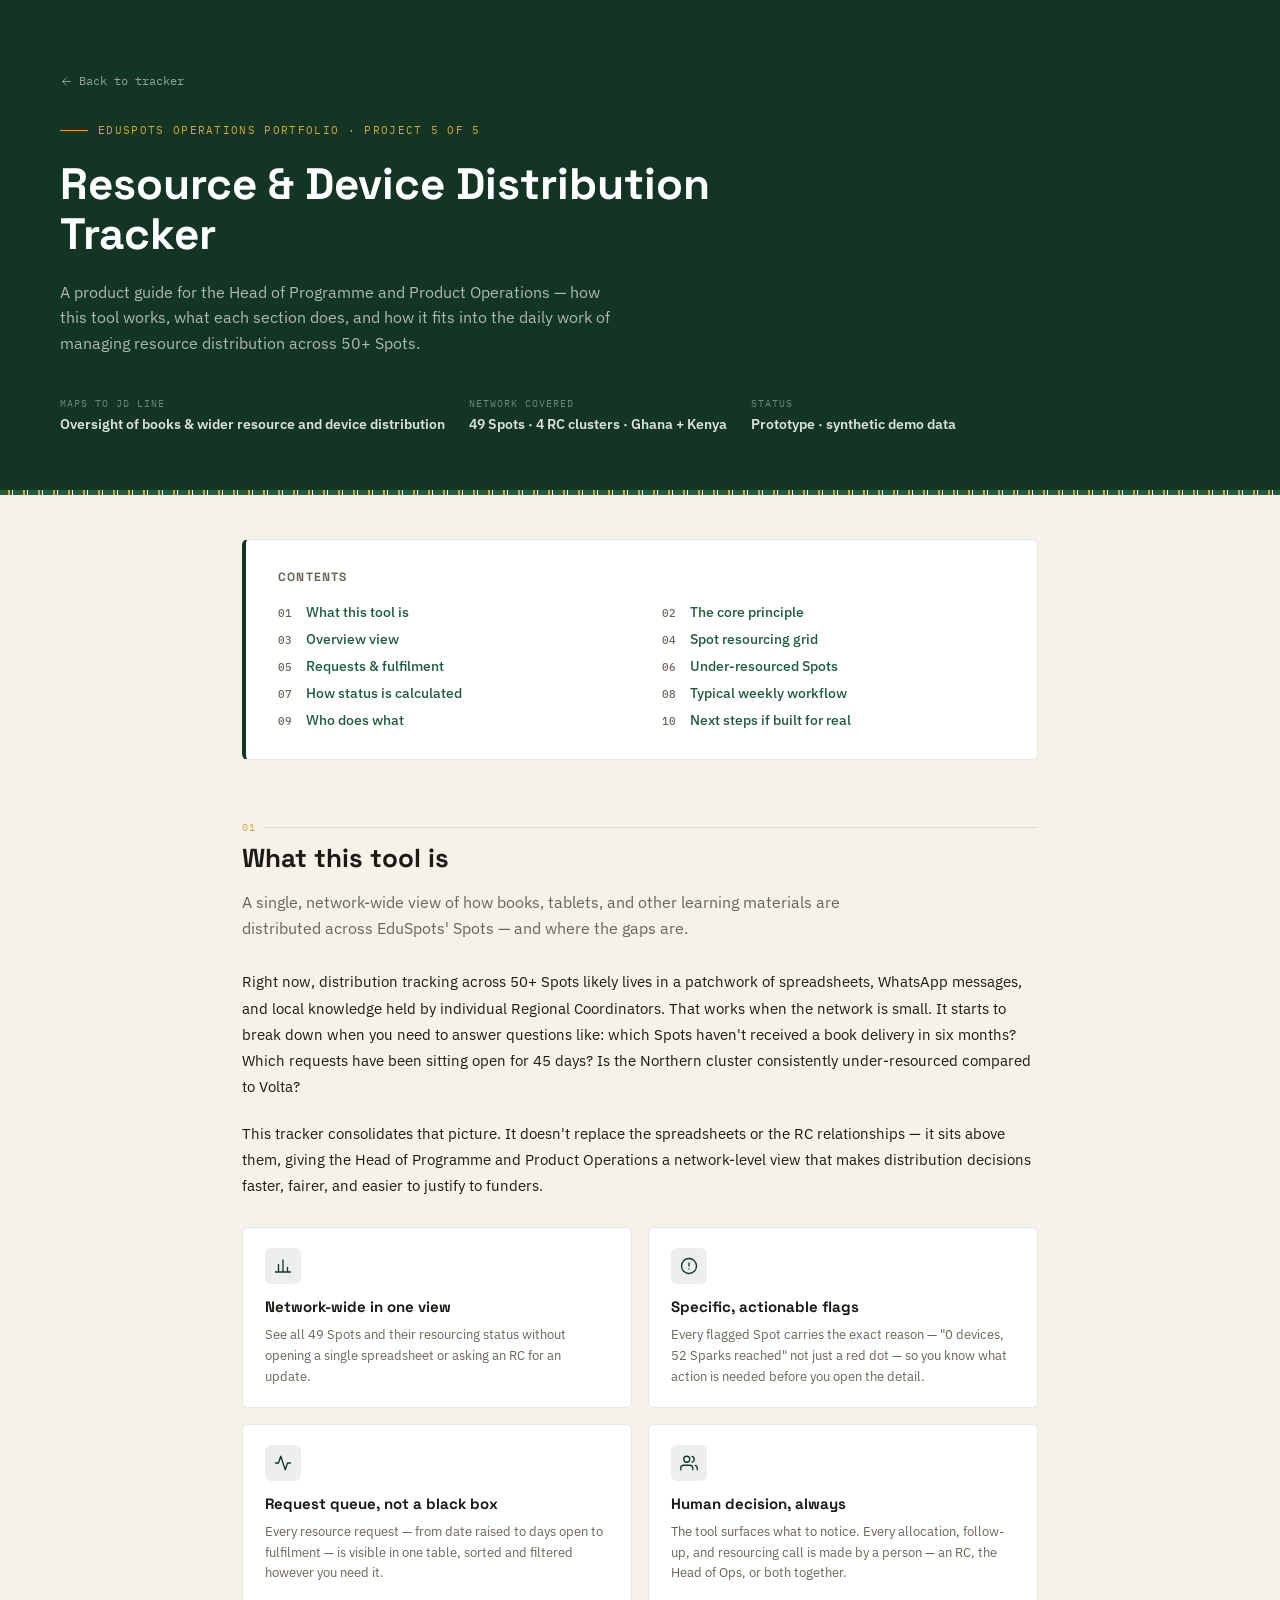
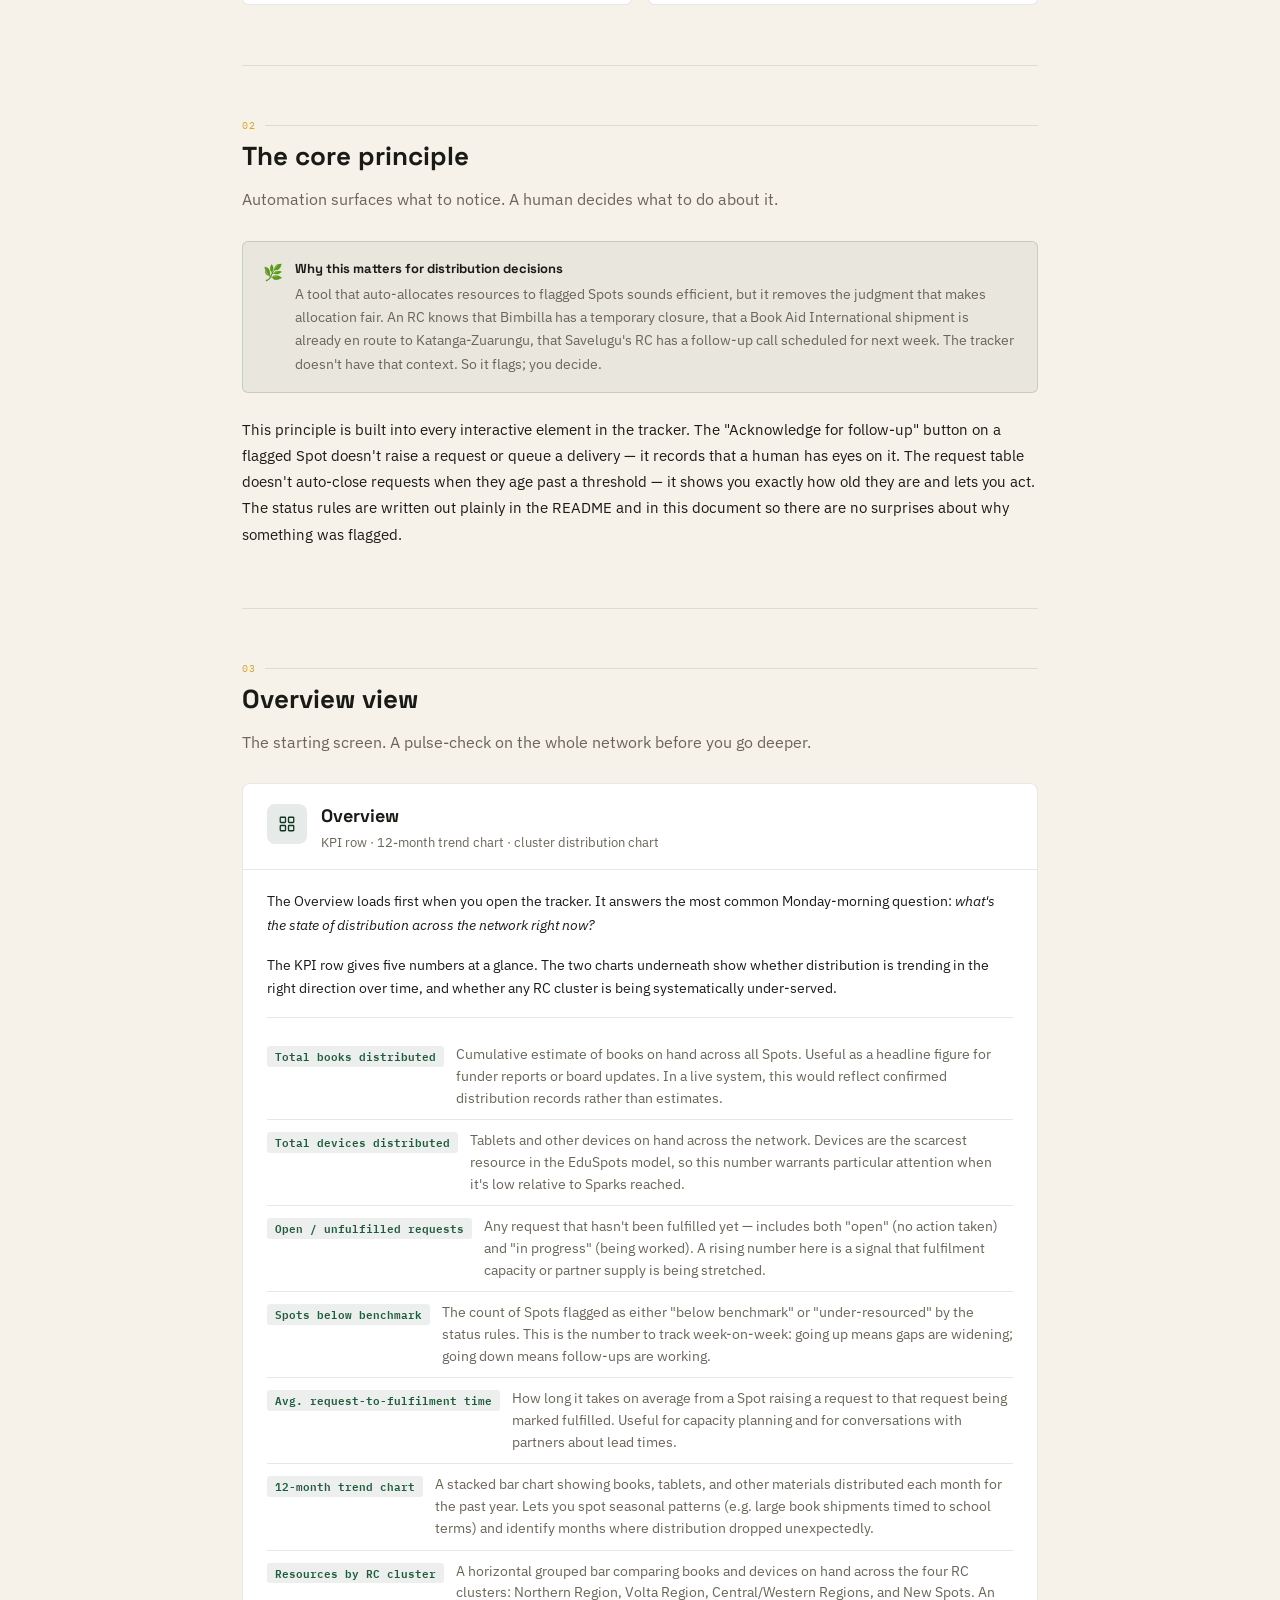
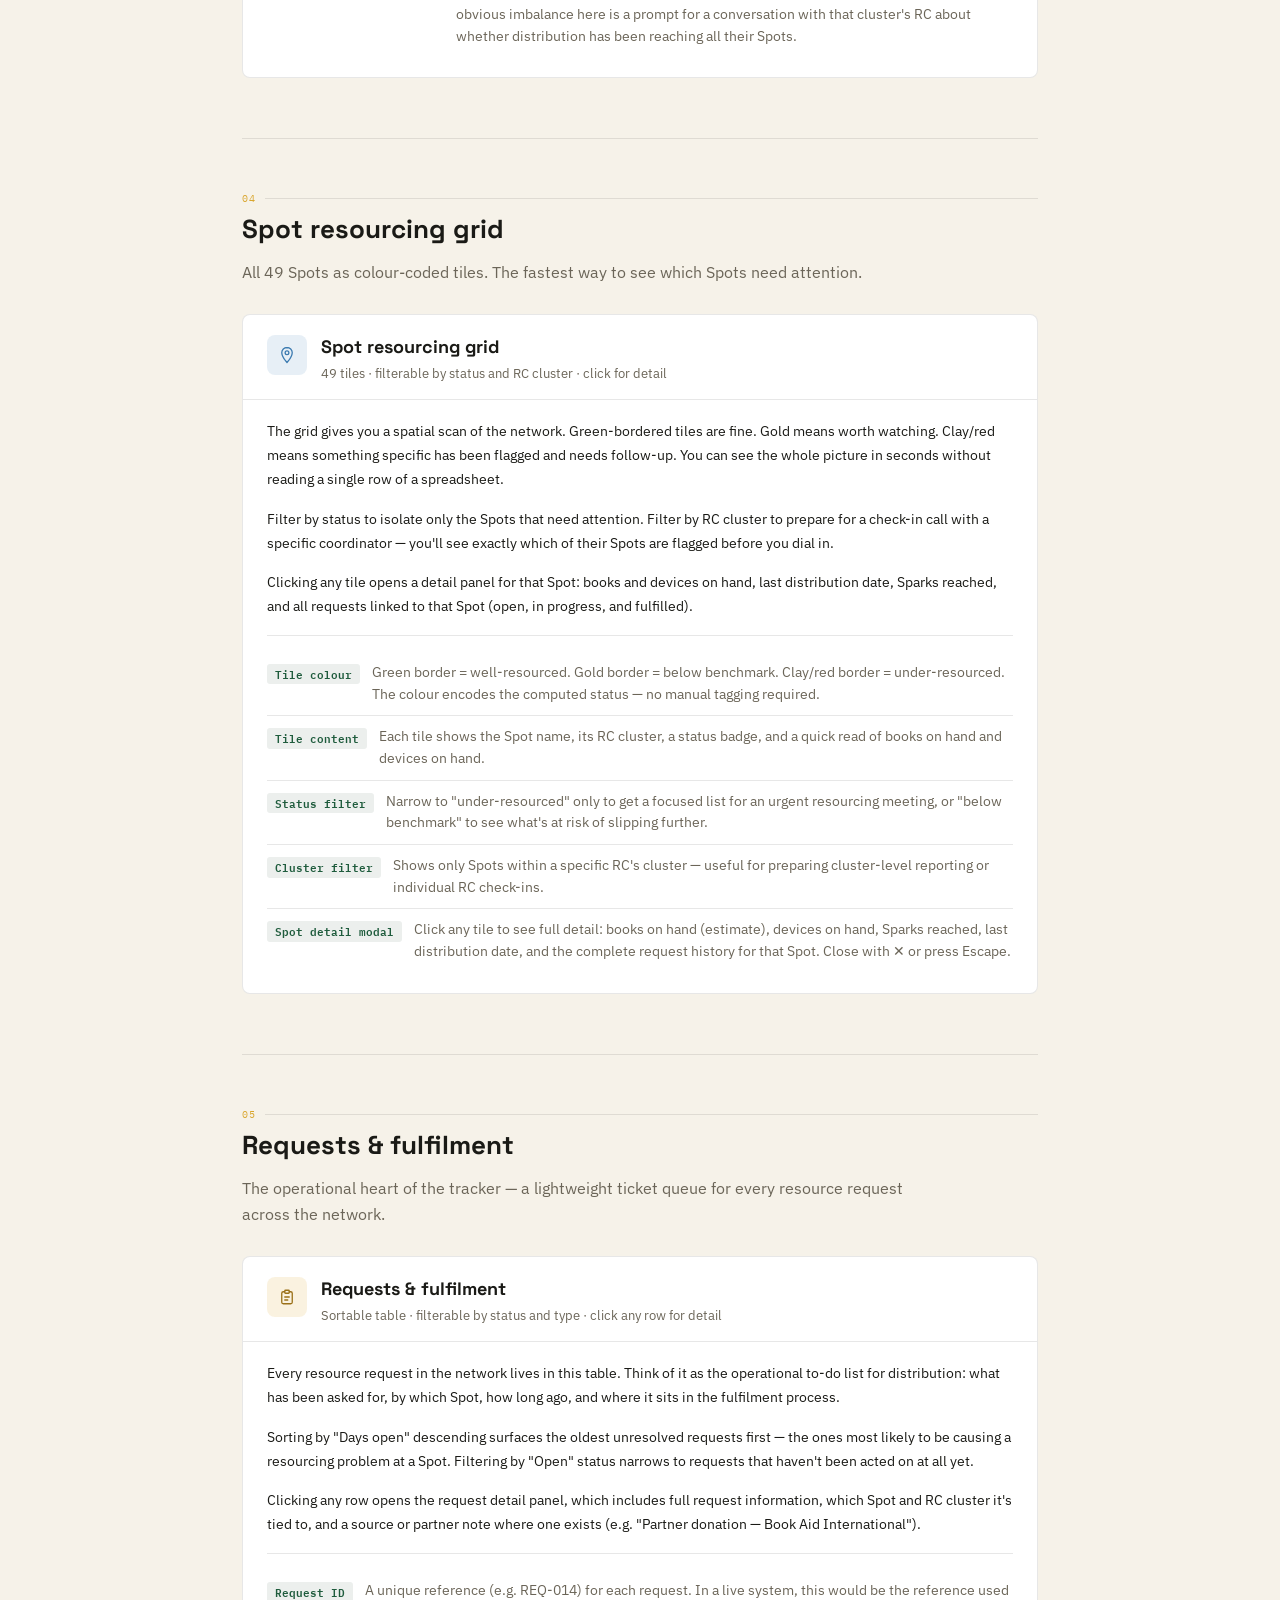
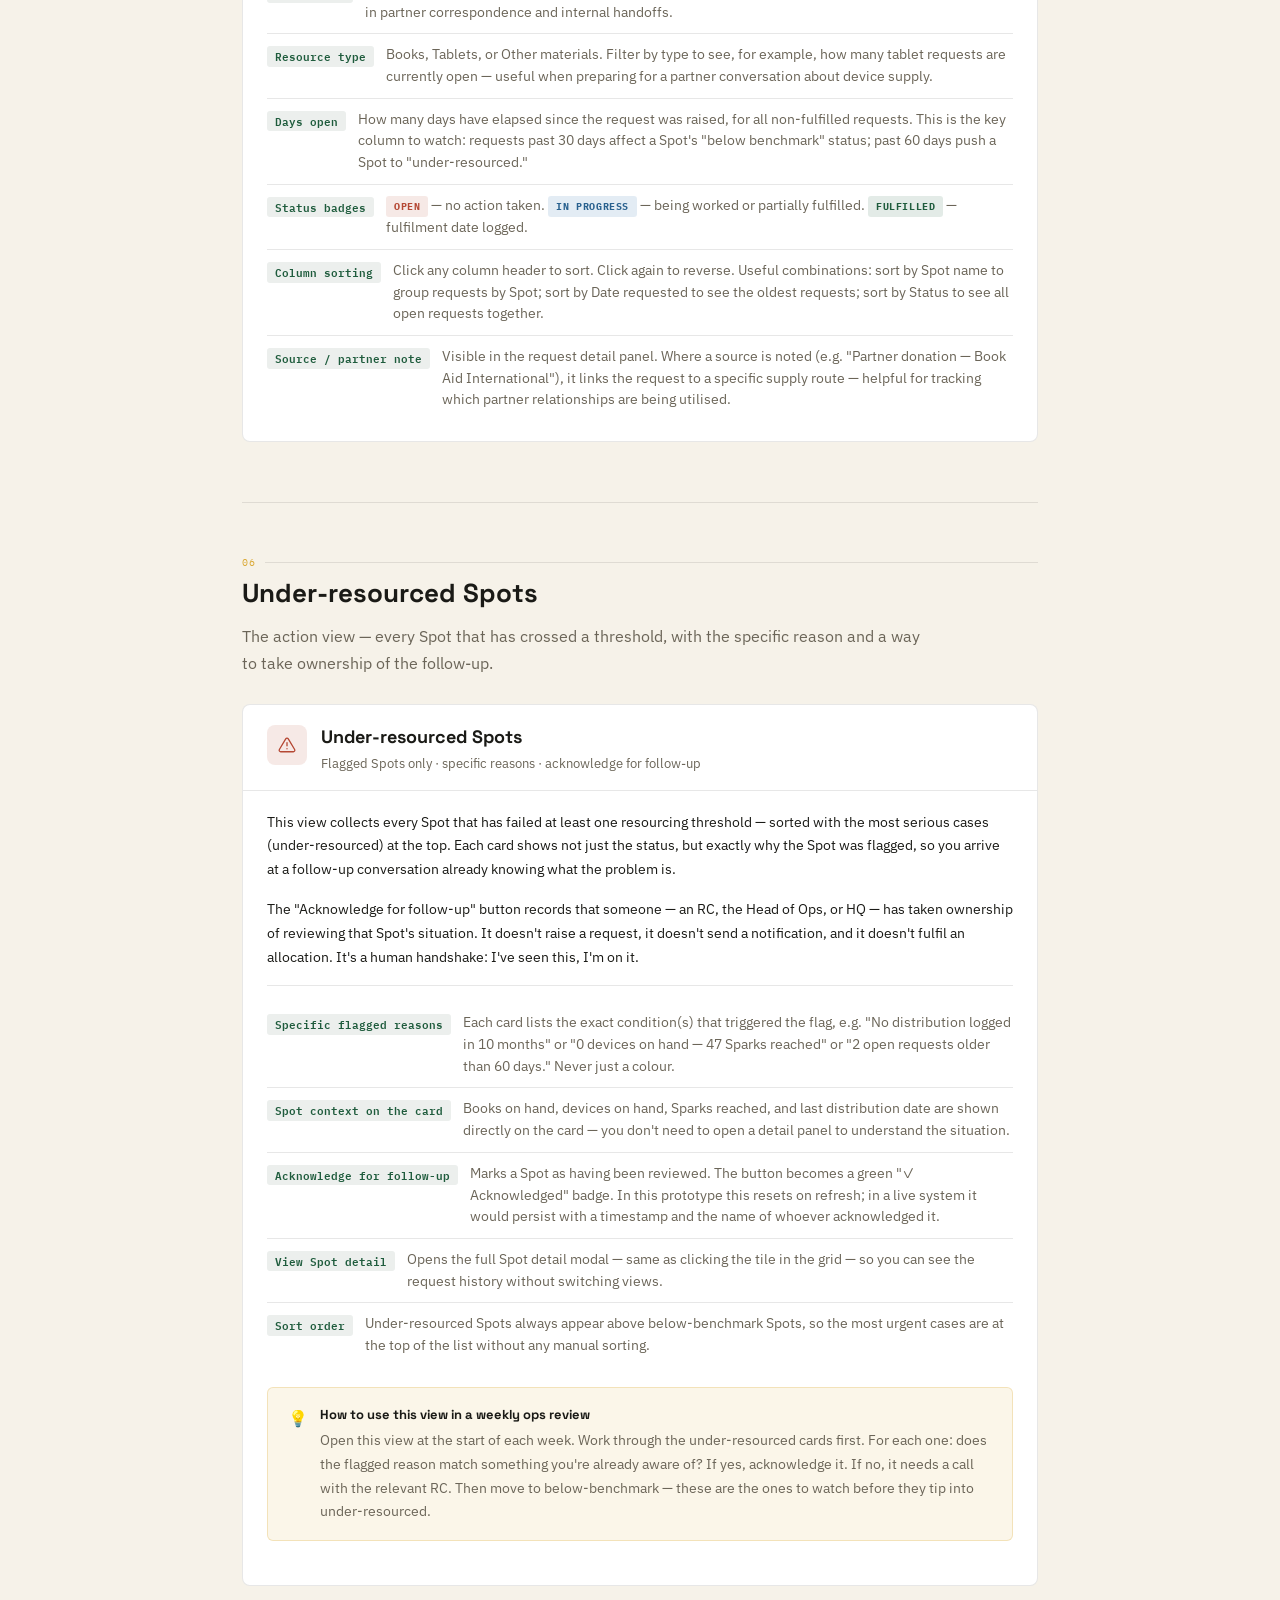
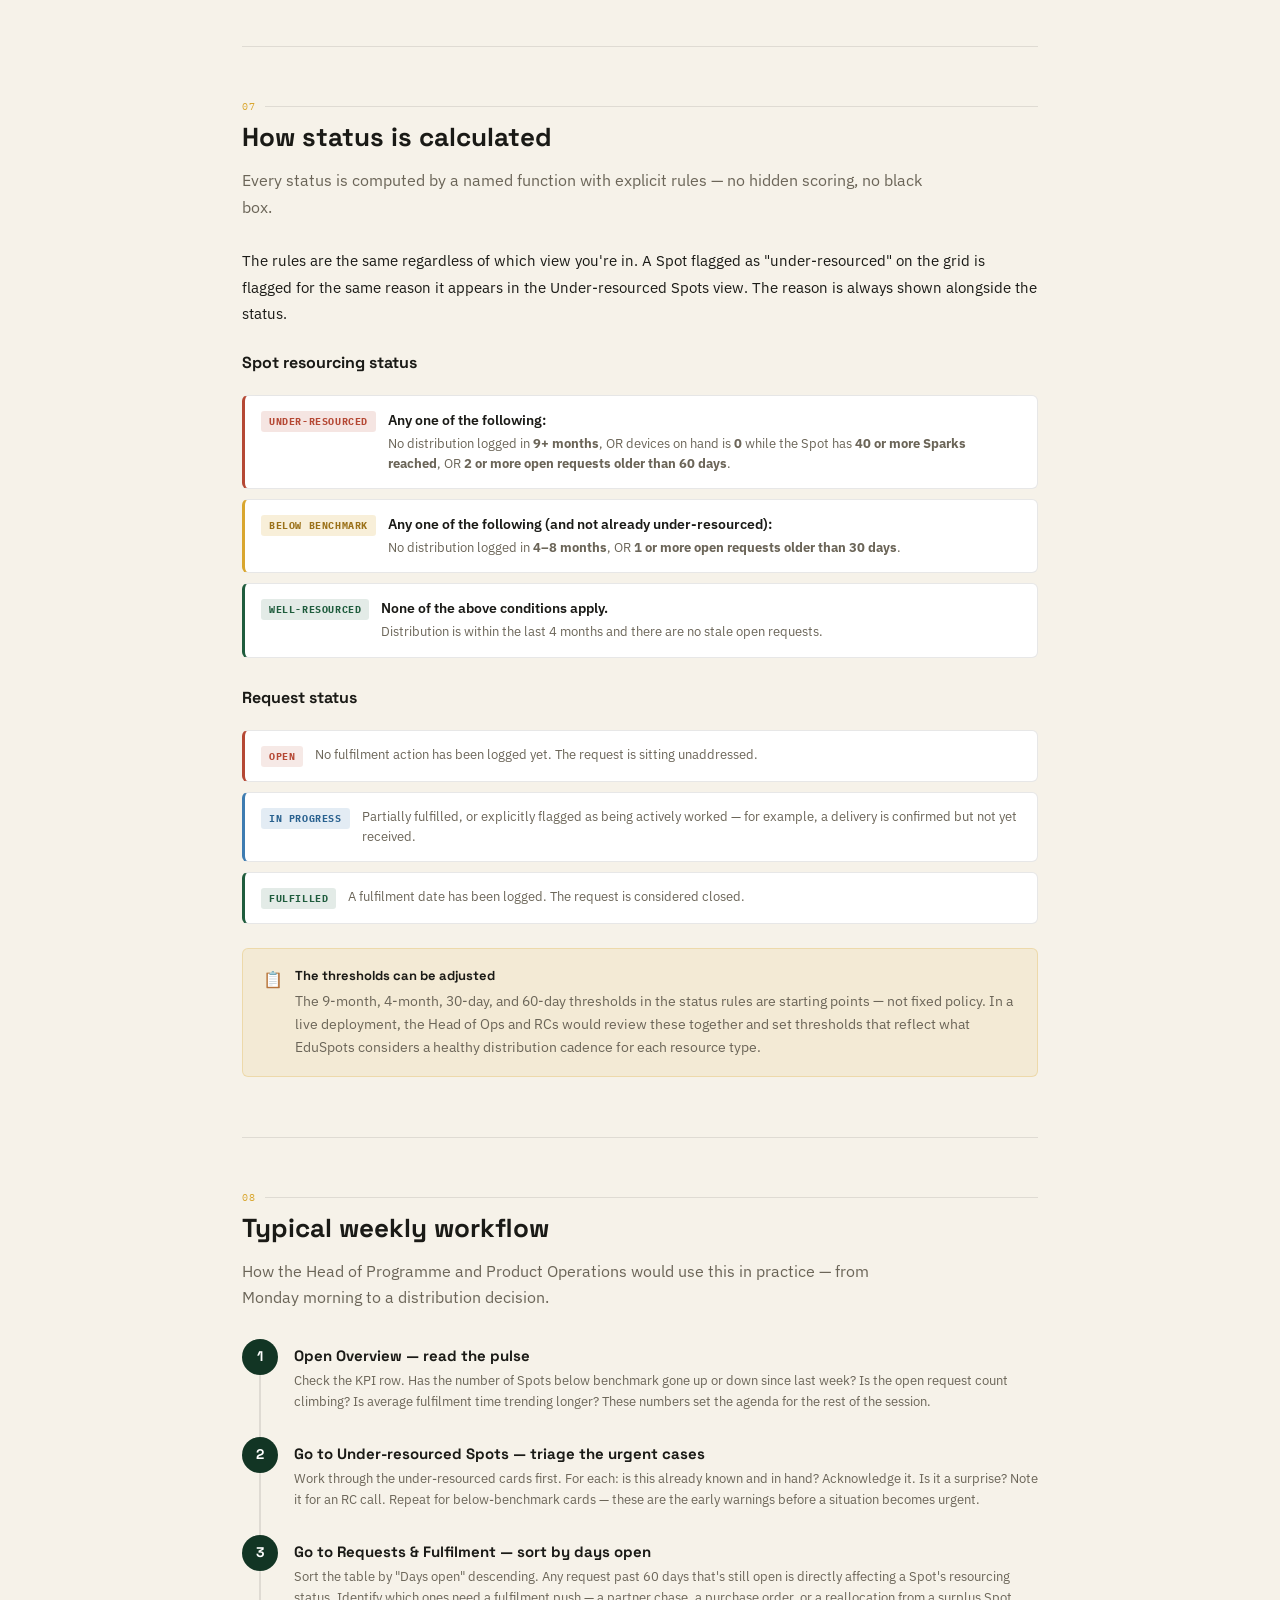
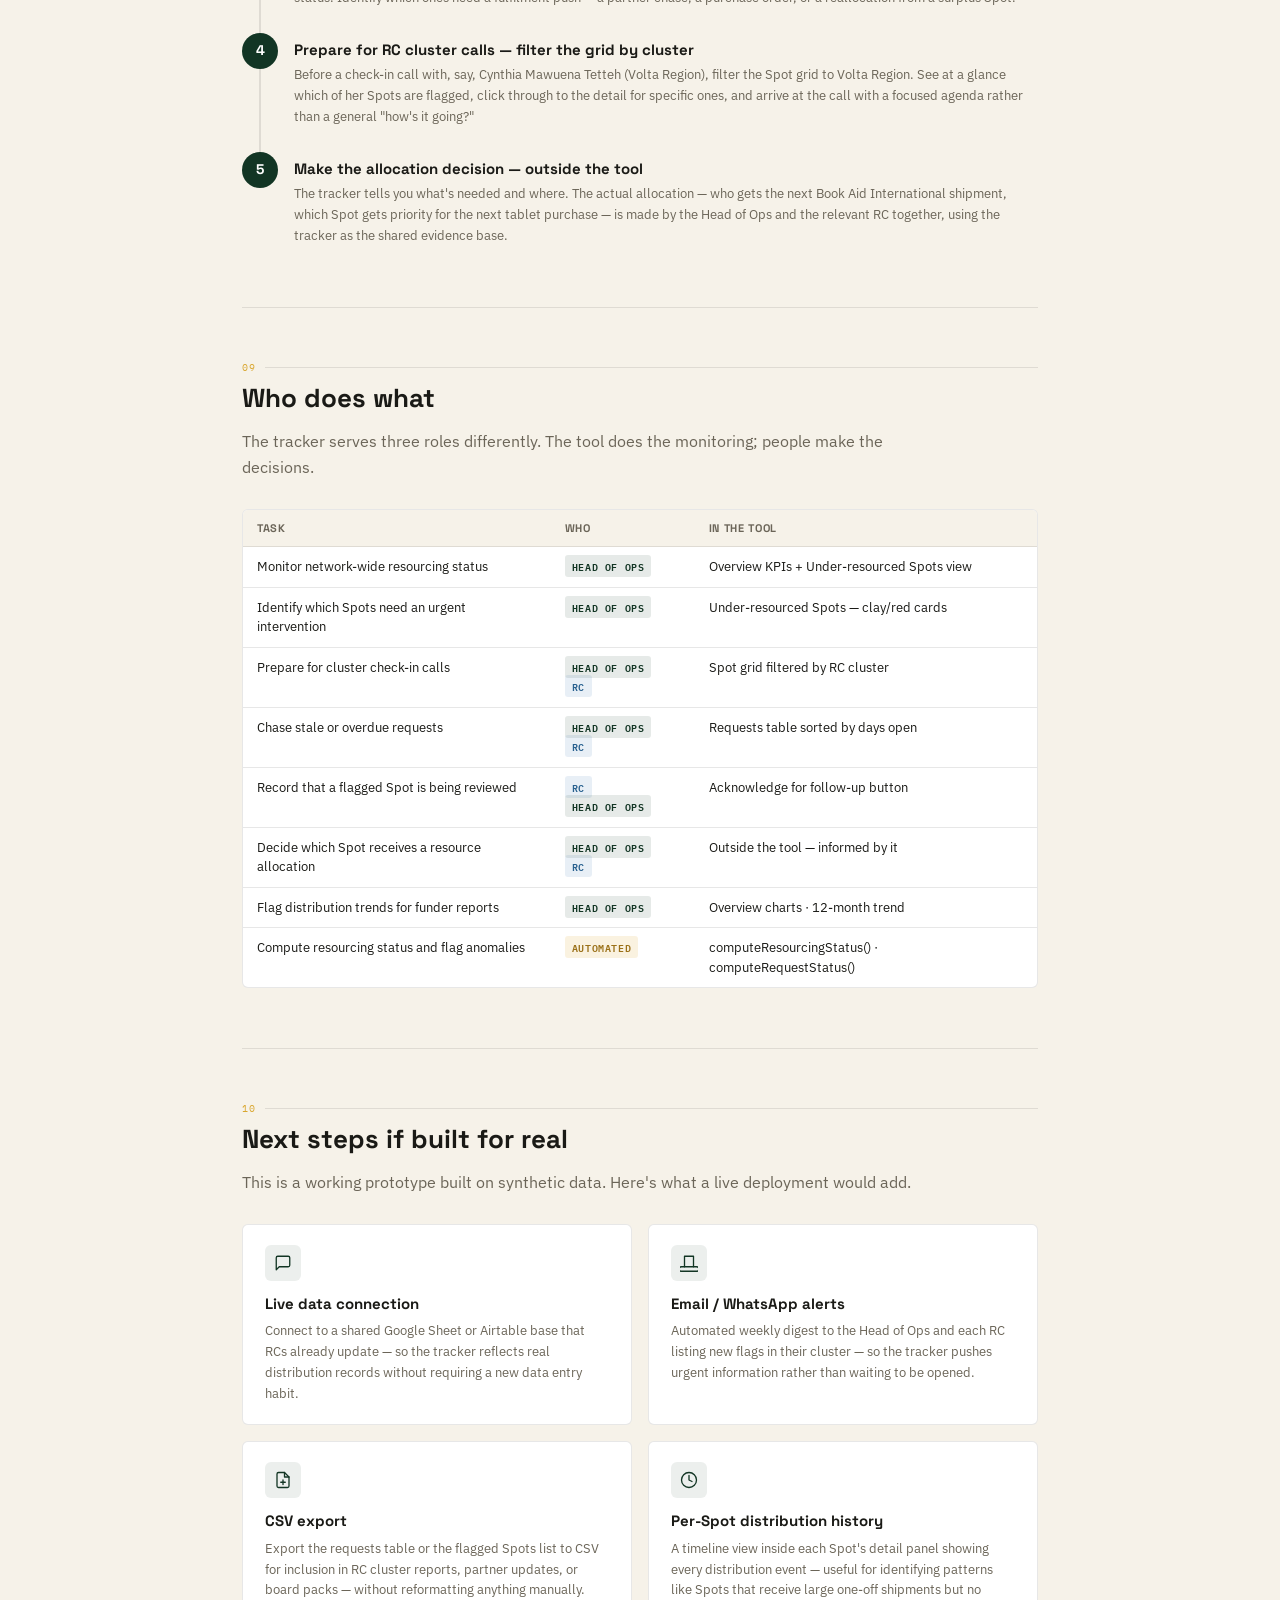
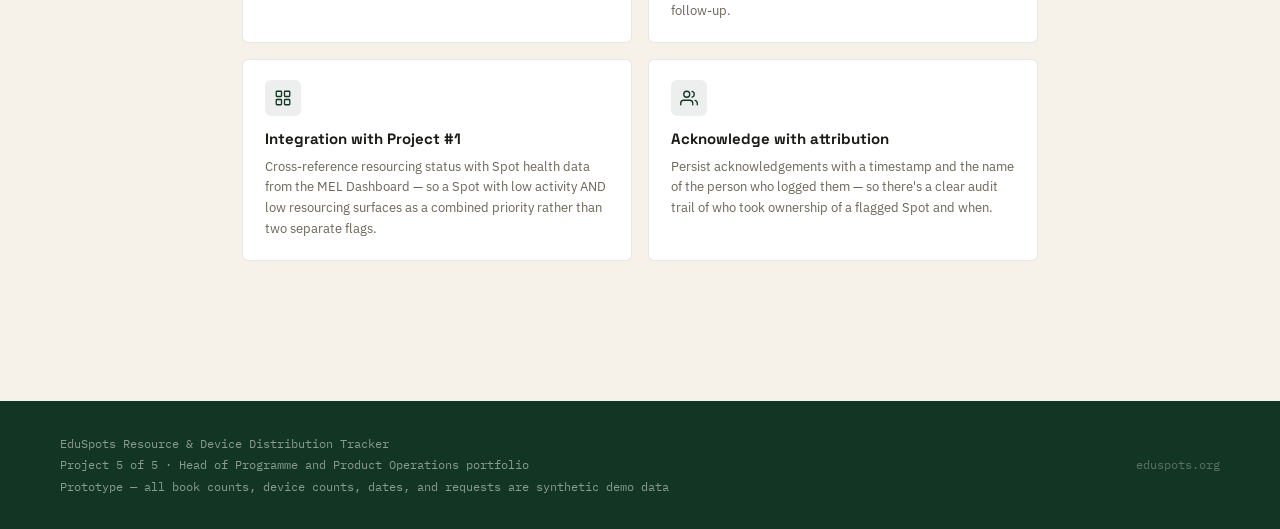
<file: resource-tracker-guide.html>
<!DOCTYPE html>
<html lang="en">
<head>
  <meta charset="UTF-8" />
  <meta name="viewport" content="width=device-width, initial-scale=1.0" />
  <title>Resource & Device Distribution Tracker — Product Guide</title>
  <link rel="icon" href="assets/favicon.ico" />

  <!-- Google Fonts -->
  <link rel="preconnect" href="https://fonts.googleapis.com" />
  <link rel="preconnect" href="https://fonts.gstatic.com" crossorigin />
  <link href="https://fonts.googleapis.com/css2?family=IBM+Plex+Mono:wght@400;600&family=IBM+Plex+Sans:wght@400;500;600&family=Space+Grotesk:wght@500;600;700&display=swap" rel="stylesheet" />

  <!-- Styles -->
  <link rel="stylesheet" href="css/styles.css" />
</head>
<body>

    <!-- ================================================================
         COVER
    ================================================================ -->
    <div class="cover">
      <a href="index.html" class="guide-link" style="margin-bottom:32px;">
        <svg xmlns="http://www.w3.org/2000/svg" width="13" height="13" fill="none" viewBox="0 0 24 24" stroke="currentColor" stroke-width="1.75" stroke-linecap="round" stroke-linejoin="round"><line x1="19" y1="12" x2="5" y2="12"/><polyline points="12 19 5 12 12 5"/></svg>
        Back to tracker
      </a>
      <div class="cover-eyebrow">EduSpots Operations Portfolio · Project 5 of 5</div>
      <h1 class="cover-title">Resource &amp; Device Distribution Tracker</h1>
      <p class="cover-subtitle">
        A product guide for the Head of Programme and Product Operations —
        how this tool works, what each section does, and how it fits into
        the daily work of managing resource distribution across 50+ Spots.
      </p>
      <div class="cover-meta">
        <div class="cover-meta-item">
          <span class="cover-meta-label">Maps to JD line</span>
          <span class="cover-meta-value">Oversight of books &amp; wider resource and device distribution</span>
        </div>
        <div class="cover-meta-item">
          <span class="cover-meta-label">Network covered</span>
          <span class="cover-meta-value">49 Spots · 4 RC clusters · Ghana + Kenya</span>
        </div>
        <div class="cover-meta-item">
          <span class="cover-meta-label">Status</span>
          <span class="cover-meta-value">Prototype · synthetic demo data</span>
        </div>
      </div>
    </div>

    <div class="guide-page">

        <!-- ================================================================
             TABLE OF CONTENTS
        ================================================================ -->
        <nav class="toc" aria-label="Table of contents">
          <p class="toc-title">Contents</p>
          <ul class="toc-list">
            <li><a href="#what-it-is"><span class="toc-num">01</span> What this tool is</a></li>
            <li><a href="#the-principle"><span class="toc-num">02</span> The core principle</a></li>
            <li><a href="#overview-view"><span class="toc-num">03</span> Overview view</a></li>
            <li><a href="#grid-view"><span class="toc-num">04</span> Spot resourcing grid</a></li>
            <li><a href="#requests-view"><span class="toc-num">05</span> Requests &amp; fulfilment</a></li>
            <li><a href="#flagged-view"><span class="toc-num">06</span> Under-resourced Spots</a></li>
            <li><a href="#status-rules"><span class="toc-num">07</span> How status is calculated</a></li>
            <li><a href="#workflow"><span class="toc-num">08</span> Typical weekly workflow</a></li>
            <li><a href="#who-does-what"><span class="toc-num">09</span> Who does what</a></li>
            <li><a href="#roadmap"><span class="toc-num">10</span> Next steps if built for real</a></li>
          </ul>
        </nav>


        <!-- ================================================================
             01 — WHAT IT IS
        ================================================================ -->
        <section class="section" id="what-it-is">
          <p class="section-eyebrow">01</p>
          <h2 class="section-title">What this tool is</h2>
          <p class="section-lead">
            A single, network-wide view of how books, tablets, and other learning materials
            are distributed across EduSpots' Spots — and where the gaps are.
          </p>

          <p class="guide-text">
            Right now, distribution tracking across 50+ Spots likely lives in a patchwork of
            spreadsheets, WhatsApp messages, and local knowledge held by individual Regional
            Coordinators. That works when the network is small. It starts to break down when
            you need to answer questions like: which Spots haven't received a book delivery
            in six months? Which requests have been sitting open for 45 days? Is the Northern
            cluster consistently under-resourced compared to Volta?
          </p>

          <p class="guide-text" style="margin-bottom:28px;">
            This tracker consolidates that picture. It doesn't replace the spreadsheets or
            the RC relationships — it sits above them, giving the Head of Programme and
            Product Operations a network-level view that makes distribution decisions
            faster, fairer, and easier to justify to funders.
          </p>

          <div class="feature-grid">
            <div class="feature-card">
              <div class="feature-card-icon">
                <svg width="18" height="18" viewBox="0 0 24 24" fill="none" stroke="currentColor" stroke-width="1.75" stroke-linecap="round" stroke-linejoin="round"><path d="M2 20h20M6 20V10M12 20V4M18 20v-6"/></svg>
              </div>
              <div class="feature-card-title">Network-wide in one view</div>
              <div class="feature-card-body">See all 49 Spots and their resourcing status without opening a single spreadsheet or asking an RC for an update.</div>
            </div>
            <div class="feature-card">
              <div class="feature-card-icon">
                <svg width="18" height="18" viewBox="0 0 24 24" fill="none" stroke="currentColor" stroke-width="1.75" stroke-linecap="round" stroke-linejoin="round"><circle cx="12" cy="12" r="10"/><line x1="12" y1="8" x2="12" y2="12"/><line x1="12" y1="16" x2="12.01" y2="16"/></svg>
              </div>
              <div class="feature-card-title">Specific, actionable flags</div>
              <div class="feature-card-body">Every flagged Spot carries the exact reason — "0 devices, 52 Sparks reached" not just a red dot — so you know what action is needed before you open the detail.</div>
            </div>
            <div class="feature-card">
              <div class="feature-card-icon">
                <svg width="18" height="18" viewBox="0 0 24 24" fill="none" stroke="currentColor" stroke-width="1.75" stroke-linecap="round" stroke-linejoin="round"><polyline points="22 12 18 12 15 21 9 3 6 12 2 12"/></svg>
              </div>
              <div class="feature-card-title">Request queue, not a black box</div>
              <div class="feature-card-body">Every resource request — from date raised to days open to fulfilment — is visible in one table, sorted and filtered however you need it.</div>
            </div>
            <div class="feature-card">
              <div class="feature-card-icon">
                <svg width="18" height="18" viewBox="0 0 24 24" fill="none" stroke="currentColor" stroke-width="1.75" stroke-linecap="round" stroke-linejoin="round"><path d="M17 21v-2a4 4 0 00-4-4H5a4 4 0 00-4 4v2"/><circle cx="9" cy="7" r="4"/><path d="M23 21v-2a4 4 0 00-3-3.87"/><path d="M16 3.13a4 4 0 010 7.75"/></svg>
              </div>
              <div class="feature-card-title">Human decision, always</div>
              <div class="feature-card-body">The tool surfaces what to notice. Every allocation, follow-up, and resourcing call is made by a person — an RC, the Head of Ops, or both together.</div>
            </div>
          </div>
        </section>

        <div class="divider"></div>


        <!-- ================================================================
             02 — THE PRINCIPLE
        ================================================================ -->
        <section class="section" id="the-principle">
          <p class="section-eyebrow">02</p>
          <h2 class="section-title">The core principle</h2>
          <p class="section-lead">Automation surfaces what to notice. A human decides what to do about it.</p>

          <div class="callout callout-principle">
            <span class="callout-icon">🌿</span>
            <div>
              <strong>Why this matters for distribution decisions</strong>
              <p>A tool that auto-allocates resources to flagged Spots sounds efficient, but it removes the judgment that makes allocation fair. An RC knows that Bimbilla has a temporary closure, that a Book Aid International shipment is already en route to Katanga-Zuarungu, that Savelugu's RC has a follow-up call scheduled for next week. The tracker doesn't have that context. So it flags; you decide.</p>
            </div>
          </div>

          <p class="guide-text" style="margin-top:20px; margin-bottom:0;">
            This principle is built into every interactive element in the tracker. The
            "Acknowledge for follow-up" button on a flagged Spot doesn't raise a request
            or queue a delivery — it records that a human has eyes on it. The request
            table doesn't auto-close requests when they age past a threshold — it shows
            you exactly how old they are and lets you act. The status rules are written
            out plainly in the README and in this document so there are no surprises
            about why something was flagged.
          </p>
        </section>

        <div class="divider"></div>


        <!-- ================================================================
             03 — OVERVIEW VIEW
        ================================================================ -->
        <section class="section" id="overview-view">
          <p class="section-eyebrow">03</p>
          <h2 class="section-title">Overview view</h2>
          <p class="section-lead">The starting screen. A pulse-check on the whole network before you go deeper.</p>

          <div class="view-block">
            <div class="view-block-header">
              <div class="view-block-icon icon-forest">
                <svg width="18" height="18" viewBox="0 0 24 24" fill="none" stroke="currentColor" stroke-width="1.75" stroke-linecap="round" stroke-linejoin="round"><rect x="3" y="3" width="7" height="7" rx="1"/><rect x="14" y="3" width="7" height="7" rx="1"/><rect x="3" y="14" width="7" height="7" rx="1"/><rect x="14" y="14" width="7" height="7" rx="1"/></svg>
              </div>
              <div>
                <div class="view-block-name">Overview</div>
                <div class="view-block-tagline">KPI row · 12-month trend chart · cluster distribution chart</div>
              </div>
            </div>
            <div class="view-block-body">
              <p>The Overview loads first when you open the tracker. It answers the most common Monday-morning question: <em>what's the state of distribution across the network right now?</em></p>
              <p>The KPI row gives five numbers at a glance. The two charts underneath show whether distribution is trending in the right direction over time, and whether any RC cluster is being systematically under-served.</p>

              <ul class="element-list">
                <li class="element-item">
                  <span class="element-label">Total books distributed</span>
                  <span class="element-desc">Cumulative estimate of books on hand across all Spots. Useful as a headline figure for funder reports or board updates. In a live system, this would reflect confirmed distribution records rather than estimates.</span>
                </li>
                <li class="element-item">
                  <span class="element-label">Total devices distributed</span>
                  <span class="element-desc">Tablets and other devices on hand across the network. Devices are the scarcest resource in the EduSpots model, so this number warrants particular attention when it's low relative to Sparks reached.</span>
                </li>
                <li class="element-item">
                  <span class="element-label">Open / unfulfilled requests</span>
                  <span class="element-desc">Any request that hasn't been fulfilled yet — includes both "open" (no action taken) and "in progress" (being worked). A rising number here is a signal that fulfilment capacity or partner supply is being stretched.</span>
                </li>
                <li class="element-item">
                  <span class="element-label">Spots below benchmark</span>
                  <span class="element-desc">The count of Spots flagged as either "below benchmark" or "under-resourced" by the status rules. This is the number to track week-on-week: going up means gaps are widening; going down means follow-ups are working.</span>
                </li>
                <li class="element-item">
                  <span class="element-label">Avg. request-to-fulfilment time</span>
                  <span class="element-desc">How long it takes on average from a Spot raising a request to that request being marked fulfilled. Useful for capacity planning and for conversations with partners about lead times.</span>
                </li>
                <li class="element-item">
                  <span class="element-label">12-month trend chart</span>
                  <span class="element-desc">A stacked bar chart showing books, tablets, and other materials distributed each month for the past year. Lets you spot seasonal patterns (e.g. large book shipments timed to school terms) and identify months where distribution dropped unexpectedly.</span>
                </li>
                <li class="element-item">
                  <span class="element-label">Resources by RC cluster</span>
                  <span class="element-desc">A horizontal grouped bar comparing books and devices on hand across the four RC clusters: Northern Region, Volta Region, Central/Western Regions, and New Spots. An obvious imbalance here is a prompt for a conversation with that cluster's RC about whether distribution has been reaching all their Spots.</span>
                </li>
              </ul>
            </div>
          </div>
        </section>

        <div class="divider"></div>


        <!-- ================================================================
             04 — SPOT RESOURCING GRID
        ================================================================ -->
        <section class="section" id="grid-view">
          <p class="section-eyebrow">04</p>
          <h2 class="section-title">Spot resourcing grid</h2>
          <p class="section-lead">All 49 Spots as colour-coded tiles. The fastest way to see which Spots need attention.</p>

          <div class="view-block">
            <div class="view-block-header">
              <div class="view-block-icon icon-sky">
                <svg width="18" height="18" viewBox="0 0 24 24" fill="none" stroke="currentColor" stroke-width="1.75" stroke-linecap="round" stroke-linejoin="round"><path d="M12 2C8.13 2 5 5.13 5 9c0 5.25 7 13 7 13s7-7.75 7-13c0-3.87-3.13-7-7-7z"/><circle cx="12" cy="9" r="2.5"/></svg>
              </div>
              <div>
                <div class="view-block-name">Spot resourcing grid</div>
                <div class="view-block-tagline">49 tiles · filterable by status and RC cluster · click for detail</div>
              </div>
            </div>
            <div class="view-block-body">
              <p>The grid gives you a spatial scan of the network. Green-bordered tiles are fine. Gold means worth watching. Clay/red means something specific has been flagged and needs follow-up. You can see the whole picture in seconds without reading a single row of a spreadsheet.</p>
              <p>Filter by status to isolate only the Spots that need attention. Filter by RC cluster to prepare for a check-in call with a specific coordinator — you'll see exactly which of their Spots are flagged before you dial in.</p>
              <p>Clicking any tile opens a detail panel for that Spot: books and devices on hand, last distribution date, Sparks reached, and all requests linked to that Spot (open, in progress, and fulfilled).</p>

              <ul class="element-list">
                <li class="element-item">
                  <span class="element-label">Tile colour</span>
                  <span class="element-desc">Green border = well-resourced. Gold border = below benchmark. Clay/red border = under-resourced. The colour encodes the computed status — no manual tagging required.</span>
                </li>
                <li class="element-item">
                  <span class="element-label">Tile content</span>
                  <span class="element-desc">Each tile shows the Spot name, its RC cluster, a status badge, and a quick read of books on hand and devices on hand.</span>
                </li>
                <li class="element-item">
                  <span class="element-label">Status filter</span>
                  <span class="element-desc">Narrow to "under-resourced" only to get a focused list for an urgent resourcing meeting, or "below benchmark" to see what's at risk of slipping further.</span>
                </li>
                <li class="element-item">
                  <span class="element-label">Cluster filter</span>
                  <span class="element-desc">Shows only Spots within a specific RC's cluster — useful for preparing cluster-level reporting or individual RC check-ins.</span>
                </li>
                <li class="element-item">
                  <span class="element-label">Spot detail modal</span>
                  <span class="element-desc">Click any tile to see full detail: books on hand (estimate), devices on hand, Sparks reached, last distribution date, and the complete request history for that Spot. Close with ✕ or press Escape.</span>
                </li>
              </ul>
            </div>
          </div>
        </section>

        <div class="divider"></div>


        <!-- ================================================================
             05 — REQUESTS & FULFILMENT
        ================================================================ -->
        <section class="section" id="requests-view">
          <p class="section-eyebrow">05</p>
          <h2 class="section-title">Requests &amp; fulfilment</h2>
          <p class="section-lead">The operational heart of the tracker — a lightweight ticket queue for every resource request across the network.</p>

          <div class="view-block">
            <div class="view-block-header">
              <div class="view-block-icon icon-gold">
                <svg width="18" height="18" viewBox="0 0 24 24" fill="none" stroke="currentColor" stroke-width="1.75" stroke-linecap="round" stroke-linejoin="round"><path d="M9 5H7a2 2 0 00-2 2v12a2 2 0 002 2h10a2 2 0 002-2V7a2 2 0 00-2-2h-2"/><rect x="9" y="3" width="6" height="4" rx="1"/><line x1="9" y1="12" x2="15" y2="12"/><line x1="9" y1="16" x2="13" y2="16"/></svg>
              </div>
              <div>
                <div class="view-block-name">Requests &amp; fulfilment</div>
                <div class="view-block-tagline">Sortable table · filterable by status and type · click any row for detail</div>
              </div>
            </div>
            <div class="view-block-body">
              <p>Every resource request in the network lives in this table. Think of it as the operational to-do list for distribution: what has been asked for, by which Spot, how long ago, and where it sits in the fulfilment process.</p>
              <p>Sorting by "Days open" descending surfaces the oldest unresolved requests first — the ones most likely to be causing a resourcing problem at a Spot. Filtering by "Open" status narrows to requests that haven't been acted on at all yet.</p>
              <p>Clicking any row opens the request detail panel, which includes full request information, which Spot and RC cluster it's tied to, and a source or partner note where one exists (e.g. "Partner donation — Book Aid International").</p>

              <ul class="element-list">
                <li class="element-item">
                  <span class="element-label">Request ID</span>
                  <span class="element-desc">A unique reference (e.g. REQ-014) for each request. In a live system, this would be the reference used in partner correspondence and internal handoffs.</span>
                </li>
                <li class="element-item">
                  <span class="element-label">Resource type</span>
                  <span class="element-desc">Books, Tablets, or Other materials. Filter by type to see, for example, how many tablet requests are currently open — useful when preparing for a partner conversation about device supply.</span>
                </li>
                <li class="element-item">
                  <span class="element-label">Days open</span>
                  <span class="element-desc">How many days have elapsed since the request was raised, for all non-fulfilled requests. This is the key column to watch: requests past 30 days affect a Spot's "below benchmark" status; past 60 days push a Spot to "under-resourced."</span>
                </li>
                <li class="element-item">
                  <span class="element-label">Status badges</span>
                  <span class="element-desc"><span class="req-badge req-open">Open</span> — no action taken. <span class="req-badge req-inprogress">In progress</span> — being worked or partially fulfilled. <span class="req-badge req-fulfilled">Fulfilled</span> — fulfilment date logged.</span>
                </li>
                <li class="element-item">
                  <span class="element-label">Column sorting</span>
                  <span class="element-desc">Click any column header to sort. Click again to reverse. Useful combinations: sort by Spot name to group requests by Spot; sort by Date requested to see the oldest requests; sort by Status to see all open requests together.</span>
                </li>
                <li class="element-item">
                  <span class="element-label">Source / partner note</span>
                  <span class="element-desc">Visible in the request detail panel. Where a source is noted (e.g. "Partner donation — Book Aid International"), it links the request to a specific supply route — helpful for tracking which partner relationships are being utilised.</span>
                </li>
              </ul>
            </div>
          </div>
        </section>

        <div class="divider"></div>


        <!-- ================================================================
             06 — UNDER-RESOURCED SPOTS
        ================================================================ -->
        <section class="section" id="flagged-view">
          <p class="section-eyebrow">06</p>
          <h2 class="section-title">Under-resourced Spots</h2>
          <p class="section-lead">The action view — every Spot that has crossed a threshold, with the specific reason and a way to take ownership of the follow-up.</p>

          <div class="view-block">
            <div class="view-block-header">
              <div class="view-block-icon icon-clay">
                <svg width="18" height="18" viewBox="0 0 24 24" fill="none" stroke="currentColor" stroke-width="1.75" stroke-linecap="round" stroke-linejoin="round"><path d="M10.29 3.86L1.82 18a2 2 0 001.71 3h16.94a2 2 0 001.71-3L13.71 3.86a2 2 0 00-3.42 0z"/><line x1="12" y1="9" x2="12" y2="13"/><line x1="12" y1="17" x2="12.01" y2="17"/></svg>
              </div>
              <div>
                <div class="view-block-name">Under-resourced Spots</div>
                <div class="view-block-tagline">Flagged Spots only · specific reasons · acknowledge for follow-up</div>
              </div>
            </div>
            <div class="view-block-body">
              <p>This view collects every Spot that has failed at least one resourcing threshold — sorted with the most serious cases (under-resourced) at the top. Each card shows not just the status, but exactly why the Spot was flagged, so you arrive at a follow-up conversation already knowing what the problem is.</p>
              <p>The "Acknowledge for follow-up" button records that someone — an RC, the Head of Ops, or HQ — has taken ownership of reviewing that Spot's situation. It doesn't raise a request, it doesn't send a notification, and it doesn't fulfil an allocation. It's a human handshake: I've seen this, I'm on it.</p>

              <ul class="element-list">
                <li class="element-item">
                  <span class="element-label">Specific flagged reasons</span>
                  <span class="element-desc">Each card lists the exact condition(s) that triggered the flag, e.g. "No distribution logged in 10 months" or "0 devices on hand — 47 Sparks reached" or "2 open requests older than 60 days." Never just a colour.</span>
                </li>
                <li class="element-item">
                  <span class="element-label">Spot context on the card</span>
                  <span class="element-desc">Books on hand, devices on hand, Sparks reached, and last distribution date are shown directly on the card — you don't need to open a detail panel to understand the situation.</span>
                </li>
                <li class="element-item">
                  <span class="element-label">Acknowledge for follow-up</span>
                  <span class="element-desc">Marks a Spot as having been reviewed. The button becomes a green "✓ Acknowledged" badge. In this prototype this resets on refresh; in a live system it would persist with a timestamp and the name of whoever acknowledged it.</span>
                </li>
                <li class="element-item">
                  <span class="element-label">View Spot detail</span>
                  <span class="element-desc">Opens the full Spot detail modal — same as clicking the tile in the grid — so you can see the request history without switching views.</span>
                </li>
                <li class="element-item">
                  <span class="element-label">Sort order</span>
                  <span class="element-desc">Under-resourced Spots always appear above below-benchmark Spots, so the most urgent cases are at the top of the list without any manual sorting.</span>
                </li>
              </ul>

              <div class="callout callout-note" style="margin-top:20px;">
                <span class="callout-icon">💡</span>
                <div>
                  <strong>How to use this view in a weekly ops review</strong>
                  <p>Open this view at the start of each week. Work through the under-resourced cards first. For each one: does the flagged reason match something you're already aware of? If yes, acknowledge it. If no, it needs a call with the relevant RC. Then move to below-benchmark — these are the ones to watch before they tip into under-resourced.</p>
                </div>
              </div>
            </div>
          </div>
        </section>

        <div class="divider"></div>


        <!-- ================================================================
             07 — STATUS RULES
        ================================================================ -->
        <section class="section" id="status-rules">
          <p class="section-eyebrow">07</p>
          <h2 class="section-title">How status is calculated</h2>
          <p class="section-lead">Every status is computed by a named function with explicit rules — no hidden scoring, no black box.</p>

          <p class="guide-text" style="margin-bottom:24px;">
            The rules are the same regardless of which view you're in. A Spot flagged as
            "under-resourced" on the grid is flagged for the same reason it appears in
            the Under-resourced Spots view. The reason is always shown alongside the status.
          </p>

          <h3 class="subsection-title">Spot resourcing status</h3>
          <div class="status-row">
            <div class="status-item status-under">
              <span class="tile-badge status-under">Under-resourced</span>
              <div class="status-content">
                <div class="status-name">Any one of the following:</div>
                <div class="status-conditions">No distribution logged in <strong>9+ months</strong>, OR devices on hand is <strong>0</strong> while the Spot has <strong>40 or more Sparks reached</strong>, OR <strong>2 or more open requests older than 60 days</strong>.</div>
              </div>
            </div>
            <div class="status-item status-below">
              <span class="tile-badge status-below">Below benchmark</span>
              <div class="status-content">
                <div class="status-name">Any one of the following (and not already under-resourced):</div>
                <div class="status-conditions">No distribution logged in <strong>4–8 months</strong>, OR <strong>1 or more open requests older than 30 days</strong>.</div>
              </div>
            </div>
            <div class="status-item status-well">
              <span class="tile-badge status-well">Well-resourced</span>
              <div class="status-content">
                <div class="status-name">None of the above conditions apply.</div>
                <div class="status-conditions">Distribution is within the last 4 months and there are no stale open requests.</div>
              </div>
            </div>
          </div>

          <h3 class="subsection-title" style="margin-top:28px;">Request status</h3>
          <div class="status-row">
            <div class="status-item status-under">
              <span class="req-badge req-open">Open</span>
              <div class="status-content">
                <div class="status-conditions">No fulfilment action has been logged yet. The request is sitting unaddressed.</div>
              </div>
            </div>
            <div class="status-item" style="border-left-color: var(--sky);">
              <span class="req-badge req-inprogress">In progress</span>
              <div class="status-content">
                <div class="status-conditions">Partially fulfilled, or explicitly flagged as being actively worked — for example, a delivery is confirmed but not yet received.</div>
              </div>
            </div>
            <div class="status-item status-well">
              <span class="req-badge req-fulfilled">Fulfilled</span>
              <div class="status-content">
                <div class="status-conditions">A fulfilment date has been logged. The request is considered closed.</div>
              </div>
            </div>
          </div>

          <div class="callout callout-note" style="margin-top:24px;">
            <span class="callout-icon">📋</span>
            <div>
              <strong>The thresholds can be adjusted</strong>
              <p>The 9-month, 4-month, 30-day, and 60-day thresholds in the status rules are starting points — not fixed policy. In a live deployment, the Head of Ops and RCs would review these together and set thresholds that reflect what EduSpots considers a healthy distribution cadence for each resource type.</p>
            </div>
          </div>
        </section>

        <div class="divider"></div>


        <!-- ================================================================
             08 — TYPICAL WORKFLOW
        ================================================================ -->
        <section class="section" id="workflow">
          <p class="section-eyebrow">08</p>
          <h2 class="section-title">Typical weekly workflow</h2>
          <p class="section-lead">How the Head of Programme and Product Operations would use this in practice — from Monday morning to a distribution decision.</p>

          <div class="workflow">
            <div class="workflow-step">
              <div class="workflow-num">1</div>
              <div class="workflow-content">
                <div class="workflow-title">Open Overview — read the pulse</div>
                <div class="workflow-body">Check the KPI row. Has the number of Spots below benchmark gone up or down since last week? Is the open request count climbing? Is average fulfilment time trending longer? These numbers set the agenda for the rest of the session.</div>
              </div>
            </div>
            <div class="workflow-step">
              <div class="workflow-num">2</div>
              <div class="workflow-content">
                <div class="workflow-title">Go to Under-resourced Spots — triage the urgent cases</div>
                <div class="workflow-body">Work through the under-resourced cards first. For each: is this already known and in hand? Acknowledge it. Is it a surprise? Note it for an RC call. Repeat for below-benchmark cards — these are the early warnings before a situation becomes urgent.</div>
              </div>
            </div>
            <div class="workflow-step">
              <div class="workflow-num">3</div>
              <div class="workflow-content">
                <div class="workflow-title">Go to Requests &amp; Fulfilment — sort by days open</div>
                <div class="workflow-body">Sort the table by "Days open" descending. Any request past 60 days that's still open is directly affecting a Spot's resourcing status. Identify which ones need a fulfilment push — a partner chase, a purchase order, or a reallocation from a surplus Spot.</div>
              </div>
            </div>
            <div class="workflow-step">
              <div class="workflow-num">4</div>
              <div class="workflow-content">
                <div class="workflow-title">Prepare for RC cluster calls — filter the grid by cluster</div>
                <div class="workflow-body">Before a check-in call with, say, Cynthia Mawuena Tetteh (Volta Region), filter the Spot grid to Volta Region. See at a glance which of her Spots are flagged, click through to the detail for specific ones, and arrive at the call with a focused agenda rather than a general "how's it going?"</div>
              </div>
            </div>
            <div class="workflow-step">
              <div class="workflow-num">5</div>
              <div class="workflow-content">
                <div class="workflow-title">Make the allocation decision — outside the tool</div>
                <div class="workflow-body">The tracker tells you what's needed and where. The actual allocation — who gets the next Book Aid International shipment, which Spot gets priority for the next tablet purchase — is made by the Head of Ops and the relevant RC together, using the tracker as the shared evidence base.</div>
              </div>
            </div>
          </div>
        </section>

        <div class="divider"></div>


        <!-- ================================================================
             09 — WHO DOES WHAT
        ================================================================ -->
        <section class="section" id="who-does-what">
          <p class="section-eyebrow">09</p>
          <h2 class="section-title">Who does what</h2>
          <p class="section-lead">The tracker serves three roles differently. The tool does the monitoring; people make the decisions.</p>

          <div class="table-wrap" style="margin: 20px 0;">
            <table class="data-table roles-table">
              <thead>
                <tr>
                  <th>Task</th>
                  <th>Who</th>
                  <th>In the tool</th>
                </tr>
              </thead>
              <tbody>
                <tr>
                  <td>Monitor network-wide resourcing status</td>
                  <td><span class="role-tag tag-head">Head of Ops</span></td>
                  <td>Overview KPIs + Under-resourced Spots view</td>
                </tr>
                <tr>
                  <td>Identify which Spots need an urgent intervention</td>
                  <td><span class="role-tag tag-head">Head of Ops</span></td>
                  <td>Under-resourced Spots — clay/red cards</td>
                </tr>
                <tr>
                  <td>Prepare for cluster check-in calls</td>
                  <td><span class="role-tag tag-head">Head of Ops</span> <span class="role-tag tag-rc">RC</span></td>
                  <td>Spot grid filtered by RC cluster</td>
                </tr>
                <tr>
                  <td>Chase stale or overdue requests</td>
                  <td><span class="role-tag tag-head">Head of Ops</span> <span class="role-tag tag-rc">RC</span></td>
                  <td>Requests table sorted by days open</td>
                </tr>
                <tr>
                  <td>Record that a flagged Spot is being reviewed</td>
                  <td><span class="role-tag tag-rc">RC</span> <span class="role-tag tag-head">Head of Ops</span></td>
                  <td>Acknowledge for follow-up button</td>
                </tr>
                <tr>
                  <td>Decide which Spot receives a resource allocation</td>
                  <td><span class="role-tag tag-head">Head of Ops</span> <span class="role-tag tag-rc">RC</span></td>
                  <td>Outside the tool — informed by it</td>
                </tr>
                <tr>
                  <td>Flag distribution trends for funder reports</td>
                  <td><span class="role-tag tag-head">Head of Ops</span></td>
                  <td>Overview charts · 12-month trend</td>
                </tr>
                <tr>
                  <td>Compute resourcing status and flag anomalies</td>
                  <td><span class="role-tag tag-auto">Automated</span></td>
                  <td>computeResourcingStatus() · computeRequestStatus()</td>
                </tr>
              </tbody>
            </table>
          </div>
        </section>

        <div class="divider"></div>


        <!-- ================================================================
             10 — ROADMAP
        ================================================================ -->
        <section class="section" id="roadmap">
          <p class="section-eyebrow">10</p>
          <h2 class="section-title">Next steps if built for real</h2>
          <p class="section-lead">This is a working prototype built on synthetic data. Here's what a live deployment would add.</p>

          <div class="feature-grid">
            <div class="feature-card">
              <div class="feature-card-icon">
                <svg width="18" height="18" viewBox="0 0 24 24" fill="none" stroke="currentColor" stroke-width="1.75" stroke-linecap="round" stroke-linejoin="round"><path d="M21 15a2 2 0 01-2 2H7l-4 4V5a2 2 0 012-2h14a2 2 0 012 2z"/></svg>
              </div>
              <div class="feature-card-title">Live data connection</div>
              <div class="feature-card-body">Connect to a shared Google Sheet or Airtable base that RCs already update — so the tracker reflects real distribution records without requiring a new data entry habit.</div>
            </div>
            <div class="feature-card">
              <div class="feature-card-icon">
                <svg width="18" height="18" viewBox="0 0 24 24" fill="none" stroke="currentColor" stroke-width="1.75" stroke-linecap="round" stroke-linejoin="round"><path d="M22 17H2a3 3 0 000 6h20a3 3 0 000-6z"/><path d="M6 17V3h12v14"/></svg>
              </div>
              <div class="feature-card-title">Email / WhatsApp alerts</div>
              <div class="feature-card-body">Automated weekly digest to the Head of Ops and each RC listing new flags in their cluster — so the tracker pushes urgent information rather than waiting to be opened.</div>
            </div>
            <div class="feature-card">
              <div class="feature-card-icon">
                <svg width="18" height="18" viewBox="0 0 24 24" fill="none" stroke="currentColor" stroke-width="1.75" stroke-linecap="round" stroke-linejoin="round"><path d="M14 2H6a2 2 0 00-2 2v16a2 2 0 002 2h12a2 2 0 002-2V8z"/><polyline points="14 2 14 8 20 8"/><line x1="12" y1="18" x2="12" y2="12"/><line x1="9" y1="15" x2="15" y2="15"/></svg>
              </div>
              <div class="feature-card-title">CSV export</div>
              <div class="feature-card-body">Export the requests table or the flagged Spots list to CSV for inclusion in RC cluster reports, partner updates, or board packs — without reformatting anything manually.</div>
            </div>
            <div class="feature-card">
              <div class="feature-card-icon">
                <svg width="18" height="18" viewBox="0 0 24 24" fill="none" stroke="currentColor" stroke-width="1.75" stroke-linecap="round" stroke-linejoin="round"><circle cx="12" cy="12" r="10"/><polyline points="12 6 12 12 16 14"/></svg>
              </div>
              <div class="feature-card-title">Per-Spot distribution history</div>
              <div class="feature-card-body">A timeline view inside each Spot's detail panel showing every distribution event — useful for identifying patterns like Spots that receive large one-off shipments but no follow-up.</div>
            </div>
            <div class="feature-card">
              <div class="feature-card-icon">
                <svg width="18" height="18" viewBox="0 0 24 24" fill="none" stroke="currentColor" stroke-width="1.75" stroke-linecap="round" stroke-linejoin="round"><rect x="3" y="3" width="7" height="7" rx="1"/><rect x="14" y="3" width="7" height="7" rx="1"/><rect x="3" y="14" width="7" height="7" rx="1"/><rect x="14" y="14" width="7" height="7" rx="1"/></svg>
              </div>
              <div class="feature-card-title">Integration with Project #1</div>
              <div class="feature-card-body">Cross-reference resourcing status with Spot health data from the MEL Dashboard — so a Spot with low activity AND low resourcing surfaces as a combined priority rather than two separate flags.</div>
            </div>
            <div class="feature-card">
              <div class="feature-card-icon">
                <svg width="18" height="18" viewBox="0 0 24 24" fill="none" stroke="currentColor" stroke-width="1.75" stroke-linecap="round" stroke-linejoin="round"><path d="M17 21v-2a4 4 0 00-4-4H5a4 4 0 00-4 4v2"/><circle cx="9" cy="7" r="4"/><path d="M23 21v-2a4 4 0 00-3-3.87"/><path d="M16 3.13a4 4 0 010 7.75"/></svg>
              </div>
              <div class="feature-card-title">Acknowledge with attribution</div>
              <div class="feature-card-body">Persist acknowledgements with a timestamp and the name of the person who logged them — so there's a clear audit trail of who took ownership of a flagged Spot and when.</div>
            </div>
          </div>
        </section>

    </div>

    <!-- ================================================================
         FOOTER
    ================================================================ -->
    <footer class="footer">
      <div class="footer-left">
        EduSpots Resource &amp; Device Distribution Tracker<br />
        Project 5 of 5 · Head of Programme and Product Operations portfolio<br />
        Prototype — all book counts, device counts, dates, and requests are synthetic demo data
      </div>
      <div class="footer-right">
        eduspots.org
      </div>
    </footer>

</body>
</html>
</file>
<file: css/styles.css>
/* styles.css — EduSpots Resource & Device Distribution Tracker
   Design tokens identical to Projects #1–4. */

/* ---------------------------------------------------------------------------
   Custom properties
--------------------------------------------------------------------------- */
:root {
  --forest:       #123524;
  --forest-light: #1F5C3D;
  --gold:         #D9A62E;
  --gold-soft:    #F0D89B;
  --sky:          #3E7CB1;
  --clay:         #B54834;
  --paper:        #F6F2E9;
  --panel:        #FFFFFF;
  --ink:          #1A1A16;
  --muted:        #6B6558;
  --line:         rgba(26, 26, 22, 0.10);

  --font-display: "Space Grotesk", ui-sans-serif, system-ui, sans-serif;
  --font-body:    "IBM Plex Sans", ui-sans-serif, system-ui, sans-serif;
  --font-mono:    "IBM Plex Mono", ui-monospace, monospace;

  --sidebar-w: 240px;
  --radius:    6px;
  --shadow:    0 1px 4px rgba(0,0,0,0.08), 0 2px 12px rgba(0,0,0,0.05);
  --content-top: 36px;
}

/* ---------------------------------------------------------------------------
   Reset & base
--------------------------------------------------------------------------- */
*, *::before, *::after { box-sizing: border-box; margin: 0; padding: 0; }

html { scroll-behavior: smooth; }

html, body {
  height: 100%;
  font-family: var(--font-body);
  font-size: 15px;
  color: var(--ink);
  background: var(--paper);
  line-height: 1.5;
  -webkit-font-smoothing: antialiased;
}

a { color: inherit; text-decoration: none; }
button { cursor: pointer; font-family: var(--font-body); }
ul { list-style: none; }

/* ---------------------------------------------------------------------------
   Layout shell
--------------------------------------------------------------------------- */
.app-shell {
  display: flex;
  height: 100vh;
  overflow: hidden;
}

/* ---------------------------------------------------------------------------
   Sidebar — sticky, pinned to viewport height
--------------------------------------------------------------------------- */
.sidebar {
  width: var(--sidebar-w);
  min-width: var(--sidebar-w);
  background: var(--forest);
  color: #fff;
  display: flex;
  flex-direction: column;
  height: 100vh;
  position: sticky;
  top: 0;
  overflow: hidden;
}

.sidebar::after {
  content: "";
  position: absolute;
  top: 0;
  right: 0;
  width: 5px;
  height: 100%;
  background: linear-gradient(
    180deg,
    var(--forest-light) 0%,
    var(--gold) 25%,
    var(--sky) 50%,
    var(--clay) 75%,
    var(--forest-light) 100%
  );
}

.sidebar-brand {
  padding: 20px 20px 16px;
  border-bottom: 1px solid rgba(255,255,255,0.10);
  flex-shrink: 0;
}

.sidebar-logo-plate {
  background: #fff;
  border-radius: var(--radius);
  padding: 8px 10px;
  display: flex;
  align-items: center;
  justify-content: center;
}

.sidebar-logo-plate img {
  width: 100%;
  max-width: 160px;
  height: auto;
  display: block;
}

.sidebar-app-name {
  font-family: var(--font-display);
  font-size: 11px;
  font-weight: 600;
  letter-spacing: 0.08em;
  text-transform: uppercase;
  color: rgba(255,255,255,0.55);
  margin-top: 10px;
  padding: 0 2px;
}

/* Nav */
.sidebar-nav {
  padding: 16px 12px;
  flex: 1;
  overflow-y: auto;
}

.nav-link {
  display: flex;
  align-items: center;
  gap: 10px;
  padding: 9px 12px;
  border-radius: var(--radius);
  font-family: var(--font-body);
  font-size: 14px;
  font-weight: 500;
  color: rgba(255,255,255,0.72);
  background: transparent;
  border: none;
  width: 100%;
  text-align: left;
  transition: background 0.15s, color 0.15s;
  margin-bottom: 2px;
}

.nav-link:hover {
  background: rgba(255,255,255,0.08);
  color: #fff;
}

.nav-link.active {
  background: rgba(255,255,255,0.14);
  color: #fff;
  font-weight: 600;
}

.nav-icon { font-size: 16px; width: 20px; text-align: center; flex-shrink: 0; }

.sidebar-footer {
  padding: 14px 16px;
  border-top: 1px solid rgba(255,255,255,0.10);
  flex-shrink: 0;
}

.sidebar-footer-text {
  font-size: 11px;
  color: rgba(255,255,255,0.38);
  line-height: 1.6;
  font-family: var(--font-mono);
}

/* ---------------------------------------------------------------------------
   Main content area
--------------------------------------------------------------------------- */
.main {
  flex: 1;
  overflow-y: auto;
  background: var(--paper);
}

.main-inner {
  padding: var(--content-top) 36px 80px;
  max-width: 1280px;
}

.sticky-header {
  position: sticky;
  top: 0;
  z-index: 10;
  background: var(--paper);
  /* Cancel .main-inner's top padding, then re-apply the same amount as our
     own padding, so the title lands at --content-top whether at rest or
     pinned mid-scroll (main-inner's padding scrolls away, ours doesn't). */
  margin-top: calc(-1 * var(--content-top));
  padding: var(--content-top) 0 16px;
  margin-bottom: 0;
}

/* ---------------------------------------------------------------------------
   View header
--------------------------------------------------------------------------- */
.view-header {
  margin-bottom: 28px;
}

.view-title {
  font-family: var(--font-display);
  font-size: 26px;
  font-weight: 700;
  color: var(--ink);
  line-height: 1.2;
  margin-bottom: 6px;
}

.view-subtitle {
  font-size: 14px;
  color: var(--muted);
  max-width: 640px;
}

/* ---------------------------------------------------------------------------
   KPI row
--------------------------------------------------------------------------- */
.kpi-row {
  display: grid;
  grid-template-columns: repeat(auto-fit, minmax(180px, 1fr));
  gap: 16px;
  margin-bottom: 28px;
}

.kpi-card {
  background: var(--panel);
  border: 1px solid var(--line);
  border-radius: var(--radius);
  padding: 18px 20px;
  display: flex;
  flex-direction: column;
  gap: 4px;
  box-shadow: var(--shadow);
}

.kpi-card.kpi-alert {
  border-left: 3px solid var(--clay);
}

.kpi-value {
  font-family: var(--font-display);
  font-size: 28px;
  font-weight: 700;
  color: var(--ink);
  line-height: 1;
}

.kpi-unit {
  font-size: 14px;
  font-weight: 500;
  color: var(--muted);
  margin-left: 4px;
}

.kpi-label {
  font-size: 12px;
  color: var(--muted);
  font-family: var(--font-body);
  font-weight: 500;
}

/* ---------------------------------------------------------------------------
   Charts
--------------------------------------------------------------------------- */
.charts-grid {
  display: grid;
  grid-template-columns: 1fr 1fr;
  gap: 20px;
}

.chart-card {
  background: var(--panel);
  border: 1px solid var(--line);
  border-radius: var(--radius);
  padding: 20px 24px 16px;
  box-shadow: var(--shadow);
}

.chart-title {
  font-family: var(--font-display);
  font-size: 13px;
  font-weight: 600;
  color: var(--muted);
  text-transform: uppercase;
  letter-spacing: 0.05em;
  margin-bottom: 16px;
}

.chart-wrap {
  height: 280px;
  position: relative;
}

/* ---------------------------------------------------------------------------
   Filter bar
--------------------------------------------------------------------------- */
.filter-bar {
  display: flex;
  align-items: center;
  flex-wrap: wrap;
  gap: 16px;
  margin-bottom: 20px;
  padding: 14px 16px;
  background: var(--panel);
  border: 1px solid var(--line);
  border-radius: var(--radius);
}

.filter-group {
  display: flex;
  align-items: center;
  gap: 8px;
}

.filter-label {
  font-size: 13px;
  font-weight: 600;
  color: var(--muted);
  white-space: nowrap;
}

.filter-select {
  font-family: var(--font-body);
  font-size: 13px;
  color: var(--ink);
  background: var(--paper);
  border: 1px solid var(--line);
  border-radius: 4px;
  padding: 5px 28px 5px 10px;
  appearance: none;
  background-image: url("data:image/svg+xml,%3Csvg xmlns='http://www.w3.org/2000/svg' width='12' height='8' viewBox='0 0 12 8'%3E%3Cpath d='M1 1l5 5 5-5' stroke='%236B6558' stroke-width='1.5' fill='none' stroke-linecap='round'/%3E%3C/svg%3E");
  background-repeat: no-repeat;
  background-position: right 8px center;
  cursor: pointer;
}

.filter-count {
  margin-left: auto;
  font-size: 12px;
  font-family: var(--font-mono);
  color: var(--muted);
}

/* ---------------------------------------------------------------------------
   Spot resourcing grid
--------------------------------------------------------------------------- */
.spot-grid {
  display: grid;
  grid-template-columns: repeat(auto-fill, minmax(200px, 1fr));
  gap: 12px;
}

.spot-tile {
  background: var(--panel);
  border: 1px solid var(--line);
  border-radius: var(--radius);
  padding: 14px 16px;
  text-align: left;
  display: flex;
  flex-direction: column;
  gap: 6px;
  cursor: pointer;
  transition: transform 0.12s;
  border-left-width: 3px;
}

.spot-tile:hover {
  transform: translateY(-2px);
  box-shadow: 0 4px 16px rgba(0,0,0,0.10);
}

.spot-tile:focus-visible {
  outline: 2px solid var(--sky);
  outline-offset: 2px;
}

/* Status-coded left borders on tiles */
.spot-tile.status-well  { border-left-color: var(--forest-light); }
.spot-tile.status-below { border-left-color: var(--gold); }
.spot-tile.status-under { border-left-color: var(--clay); }

.tile-name {
  font-family: var(--font-display);
  font-size: 14px;
  font-weight: 700;
  color: var(--ink);
  line-height: 1.3;
}

.tile-cluster {
  font-size: 11px;
  color: var(--muted);
  font-family: var(--font-mono);
}

.tile-meta {
  display: flex;
  gap: 10px;
  font-size: 12px;
  color: var(--muted);
  font-family: var(--font-mono);
  margin-top: 4px;
}

/* Status badges — tiles and requests */
.tile-badge {
  display: inline-block;
  font-size: 10px;
  font-weight: 700;
  letter-spacing: 0.06em;
  text-transform: uppercase;
  padding: 3px 8px;
  border-radius: 3px;
  font-family: var(--font-mono);
}

.tile-badge.status-well  { background: rgba(31,92,61,0.12);  color: var(--forest-light); }
.tile-badge.status-below { background: rgba(217,166,46,0.18); color: #9B7119; }
.tile-badge.status-under { background: rgba(181,72,52,0.14);  color: var(--clay); }

/* ---------------------------------------------------------------------------
   Status badge colours (shared between tile-badge and req-badge)
--------------------------------------------------------------------------- */
.req-badge {
  display: inline-block;
  font-size: 10px;
  font-weight: 700;
  letter-spacing: 0.06em;
  text-transform: uppercase;
  padding: 3px 8px;
  border-radius: 3px;
  font-family: var(--font-mono);
}

.req-badge.req-open       { background: rgba(181,72,52,0.12); color: var(--clay); }
.req-badge.req-inprogress { background: rgba(62,124,177,0.14); color: #29618F; }
.req-badge.req-fulfilled  { background: rgba(31,92,61,0.12); color: var(--forest-light); }

/* ---------------------------------------------------------------------------
   Data table
--------------------------------------------------------------------------- */
.table-wrap {
  overflow-x: auto;
  border: 1px solid var(--line);
  border-radius: var(--radius);
  background: var(--panel);
}

.data-table {
  width: 100%;
  border-collapse: collapse;
  font-size: 13px;
}

.data-table thead {
  background: var(--paper);
  border-bottom: 1px solid var(--line);
}

.data-table th {
  padding: 10px 14px;
  font-family: var(--font-display);
  font-size: 11px;
  font-weight: 700;
  letter-spacing: 0.06em;
  text-transform: uppercase;
  color: var(--muted);
  text-align: left;
  white-space: nowrap;
}

.data-table th.sortable {
  cursor: pointer;
  user-select: none;
}
.data-table th.sortable:hover { color: var(--ink); }

.sort-icon { margin-left: 4px; opacity: 0.4; font-size: 10px; }
.sort-icon.active { opacity: 1; color: var(--forest); }

.data-table td {
  padding: 10px 14px;
  border-bottom: 1px solid var(--line);
  color: var(--ink);
  vertical-align: middle;
}

.data-table tbody tr:last-child td { border-bottom: none; }

.data-table tbody tr.req-row {
  cursor: pointer;
  transition: background 0.1s;
}
.data-table tbody tr.req-row:hover { background: rgba(18,53,36,0.04); }
.data-table tbody tr.req-row:focus-visible { outline: 2px solid var(--sky); outline-offset: -2px; }

.mono { font-family: var(--font-mono); font-size: 12px; }

/* ---------------------------------------------------------------------------
   Flagged Spots view
--------------------------------------------------------------------------- */
.flagged-list {
  display: flex;
  flex-direction: column;
  gap: 16px;
}

.flag-card {
  background: var(--panel);
  border: 1px solid var(--line);
  border-radius: var(--radius);
  border-left-width: 4px;
  padding: 18px 20px;
}

.flag-card.status-under { border-left-color: var(--clay); }
.flag-card.status-below { border-left-color: var(--gold); }

.flag-card-header {
  display: flex;
  align-items: flex-start;
  justify-content: space-between;
  gap: 12px;
  margin-bottom: 12px;
}

.flag-spot-name {
  font-family: var(--font-display);
  font-size: 16px;
  font-weight: 700;
  color: var(--ink);
  display: block;
  margin-bottom: 2px;
}

.flag-cluster {
  font-size: 11px;
  color: var(--muted);
  font-family: var(--font-mono);
}

.flag-reasons {
  margin-bottom: 12px;
  padding-left: 0;
}

.flag-reason {
  font-size: 13px;
  color: var(--ink);
  padding: 4px 0;
  padding-left: 16px;
  position: relative;
}

.flag-reason::before {
  content: "→";
  position: absolute;
  left: 0;
  color: var(--clay);
  font-weight: 700;
}

.flag-meta {
  display: flex;
  flex-wrap: wrap;
  gap: 12px;
  font-size: 12px;
  color: var(--muted);
  font-family: var(--font-mono);
  margin-bottom: 14px;
  padding-top: 10px;
  border-top: 1px solid var(--line);
}

.flag-actions {
  display: flex;
  align-items: center;
  gap: 12px;
  flex-wrap: wrap;
}

.btn-acknowledge {
  font-family: var(--font-body);
  font-size: 13px;
  font-weight: 600;
  color: #fff;
  background: var(--forest);
  border: none;
  border-radius: var(--radius);
  padding: 7px 14px;
  transition: background 0.15s;
}
.btn-acknowledge:hover { background: var(--forest-light); }

.btn-ghost {
  font-family: var(--font-body);
  font-size: 13px;
  font-weight: 500;
  color: var(--muted);
  background: transparent;
  border: 1px solid var(--line);
  border-radius: var(--radius);
  padding: 6px 12px;
  transition: color 0.15s, border-color 0.15s;
}
.btn-ghost:hover { color: var(--ink); border-color: var(--muted); }

.ack-badge {
  font-size: 12px;
  font-family: var(--font-mono);
  font-weight: 600;
  color: var(--forest-light);
  background: rgba(31,92,61,0.10);
  padding: 5px 12px;
  border-radius: var(--radius);
}

/* ---------------------------------------------------------------------------
   Modal
--------------------------------------------------------------------------- */
.modal-overlay {
  display: none;
  position: fixed;
  inset: 0;
  background: rgba(26,26,22,0.55);
  z-index: 999;
  align-items: center;
  justify-content: center;
  padding: 20px;
}

.modal-overlay.open {
  display: flex;
}

.modal {
  background: var(--panel);
  border-radius: 8px;
  box-shadow: 0 8px 40px rgba(0,0,0,0.18);
  max-width: 720px;
  width: 100%;
  max-height: 88vh;
  overflow-y: auto;
  display: flex;
  flex-direction: column;
}

.modal-header {
  display: flex;
  align-items: flex-start;
  justify-content: space-between;
  gap: 16px;
  padding: 20px 24px 16px;
  border-bottom: 1px solid var(--line);
  position: sticky;
  top: 0;
  background: var(--panel);
  z-index: 1;
}

.modal-title {
  font-family: var(--font-display);
  font-size: 20px;
  font-weight: 700;
  color: var(--ink);
  margin-bottom: 4px;
}

.modal-sub {
  font-size: 12px;
  color: var(--muted);
  font-family: var(--font-mono);
}

.modal-header-right {
  display: flex;
  align-items: center;
  gap: 10px;
  flex-shrink: 0;
}

.modal-close {
  background: none;
  border: none;
  font-size: 16px;
  color: var(--muted);
  padding: 4px;
  line-height: 1;
  border-radius: 4px;
  transition: color 0.1s, background 0.1s;
}
.modal-close:hover { color: var(--ink); background: var(--paper); }

.modal-body {
  padding: 20px 24px 24px;
  display: flex;
  flex-direction: column;
  gap: 20px;
}

.detail-grid {
  display: grid;
  grid-template-columns: repeat(auto-fill, minmax(160px, 1fr));
  gap: 12px;
}

.detail-card {
  background: var(--paper);
  border-radius: var(--radius);
  border: 1px solid var(--line);
  padding: 12px 14px;
  display: flex;
  flex-direction: column;
  gap: 4px;
}

.detail-label {
  font-size: 11px;
  font-weight: 600;
  text-transform: uppercase;
  letter-spacing: 0.06em;
  color: var(--muted);
  font-family: var(--font-display);
}

.detail-value {
  font-size: 18px;
  font-weight: 700;
  color: var(--ink);
  font-family: var(--font-display);
}

.detail-value.mono { font-family: var(--font-mono); font-size: 15px; }

.modal-section-title {
  font-family: var(--font-display);
  font-size: 13px;
  font-weight: 700;
  text-transform: uppercase;
  letter-spacing: 0.06em;
  color: var(--muted);
  margin-bottom: 10px;
}

.modal-reasons {
  padding: 0;
}

.modal-reasons li {
  font-size: 13px;
  color: var(--ink);
  padding: 5px 0 5px 16px;
  position: relative;
  border-bottom: 1px solid var(--line);
}
.modal-reasons li:last-child { border-bottom: none; }
.modal-reasons li::before {
  content: "→";
  position: absolute;
  left: 0;
  color: var(--clay);
  font-weight: 700;
}

/* ---------------------------------------------------------------------------
   Utility
--------------------------------------------------------------------------- */
.empty-state {
  padding: 32px;
  text-align: center;
  color: var(--muted);
  font-size: 14px;
  font-style: italic;
}

/* ---------------------------------------------------------------------------
   Responsive — narrower sidebar at smaller widths
--------------------------------------------------------------------------- */
@media (max-width: 900px) {
  :root { --sidebar-w: 200px; }
  .main-inner { padding: 24px 20px; }
  .charts-grid { grid-template-columns: 1fr; }
}

@media (max-width: 680px) {
  .app-shell { flex-direction: column; }
  .sidebar {
    width: 100%;
    height: auto;
    position: static;
    flex-direction: row;
    overflow-x: auto;
    box-shadow: none;
    border-right: none;
    border-bottom: 3px solid var(--gold);
  }
  .sidebar-brand { display: none; }
  .sidebar-nav { display: flex; flex-direction: row; padding: 8px; overflow-x: auto; }
  .nav-link { white-space: nowrap; }
  .sidebar-footer { display: none; }
  .main { height: calc(100vh - 56px); }
  .kpi-row { grid-template-columns: repeat(2, 1fr); }
}

/* ---------------------------------------------------------------------------
   Reduced motion
--------------------------------------------------------------------------- */
@media (prefers-reduced-motion: reduce) {
  *, *::before, *::after { transition: none !important; animation: none !important; }
}

.guide-link {
  display: flex;
  align-items: center;
  gap: 6px;
  font-size: 12px;
  font-family: var(--font-mono);
  color: rgba(255,255,255,0.55);
  text-decoration: none;
  margin-bottom: 10px;
  transition: color 0.15s;
}
.guide-link:hover { color: rgba(255,255,255,0.90); }

/* =============================================================================
   Guide page (resource-tracker-guide.html)
   A standalone document — no sidebar/main app shell. Shares every design
   token and the badge/table components above instead of redefining them.
============================================================================= */

.guide-page {
  max-width: 860px;
  margin: 0 auto;
  padding: 0 32px 80px;
}

/* ── Cover ──────────────────────────────────────────────────── */
.cover {
  background: var(--forest);
  color: #fff;
  padding: 72px 60px 60px;
  position: relative;
  overflow: hidden;
}

.cover::after {
  content: "";
  position: absolute;
  bottom: 0; left: 0; right: 0;
  height: 5px;
  background: repeating-linear-gradient(
    90deg,
    var(--forest-light) 0px, var(--forest-light) 8px,
    var(--gold)         8px, var(--gold)         10px,
    var(--forest-light) 10px, var(--forest-light) 12px,
    #fff                12px, #fff                13px,
    var(--forest-light) 13px, var(--forest-light) 15px
  );
}

.cover-eyebrow {
  font-family: var(--font-mono);
  font-size: 11px;
  letter-spacing: 0.12em;
  text-transform: uppercase;
  color: var(--gold);
  margin-bottom: 20px;
  display: flex;
  align-items: center;
  gap: 10px;
}

.cover-eyebrow::before {
  content: "";
  display: inline-block;
  width: 28px;
  height: 1px;
  background: var(--gold);
}

.cover-title {
  font-family: var(--font-display);
  font-size: clamp(28px, 4vw, 44px);
  font-weight: 700;
  line-height: 1.15;
  color: #fff;
  max-width: 700px;
  margin-bottom: 20px;
}

.cover-subtitle {
  font-size: 16px;
  color: rgba(255,255,255,0.65);
  max-width: 560px;
  line-height: 1.6;
  margin-bottom: 40px;
}

.cover-meta {
  display: flex;
  flex-wrap: wrap;
  gap: 24px;
}

.cover-meta-item {
  display: flex;
  flex-direction: column;
  gap: 3px;
}

.cover-meta-label {
  font-family: var(--font-mono);
  font-size: 10px;
  letter-spacing: 0.1em;
  text-transform: uppercase;
  color: rgba(255,255,255,0.40);
}

.cover-meta-value {
  font-size: 14px;
  font-weight: 600;
  color: rgba(255,255,255,0.85);
}

/* ── TOC ────────────────────────────────────────────────────── */
.toc {
  background: var(--panel);
  border: 1px solid var(--line);
  border-left: 4px solid var(--forest);
  border-radius: var(--radius);
  padding: 28px 32px;
  margin: 44px 0 60px;
}

.toc-title {
  font-family: var(--font-display);
  font-size: 12px;
  font-weight: 700;
  letter-spacing: 0.1em;
  text-transform: uppercase;
  color: var(--muted);
  margin-bottom: 16px;
}

.toc-list {
  display: grid;
  grid-template-columns: 1fr 1fr;
  gap: 6px 40px;
}

.toc-list a {
  font-size: 14px;
  color: var(--forest-light);
  text-decoration: none;
  font-weight: 500;
  display: flex;
  align-items: center;
  gap: 8px;
}

.toc-list a:hover { text-decoration: underline; }

.toc-num {
  font-family: var(--font-mono);
  font-size: 11px;
  color: var(--muted);
  width: 20px;
  flex-shrink: 0;
}

/* ── Section headings & body text ──────────────────────────── */
.section {
  margin-bottom: 60px;
}

.section-eyebrow {
  font-family: var(--font-mono);
  font-size: 10px;
  letter-spacing: 0.14em;
  text-transform: uppercase;
  color: var(--gold);
  margin-bottom: 8px;
  display: flex;
  align-items: center;
  gap: 8px;
}

.section-eyebrow::after {
  content: "";
  flex: 1;
  height: 1px;
  background: var(--line);
}

.section-title {
  font-family: var(--font-display);
  font-size: 26px;
  font-weight: 700;
  color: var(--ink);
  line-height: 1.2;
  margin-bottom: 14px;
}

.section-lead {
  font-size: 16px;
  color: var(--muted);
  max-width: 680px;
  margin-bottom: 28px;
  line-height: 1.65;
}

.guide-text {
  font-size: 15px;
  color: var(--ink);
  line-height: 1.75;
  margin-bottom: 20px;
}

.subsection-title {
  font-family: var(--font-display);
  font-size: 16px;
  font-weight: 700;
  color: var(--ink);
  margin-bottom: 14px;
}

/* ── Feature cards ──────────────────────────────────────────── */
.feature-grid {
  display: grid;
  grid-template-columns: 1fr 1fr;
  gap: 16px;
  margin-bottom: 28px;
}

.feature-card {
  background: var(--panel);
  border: 1px solid var(--line);
  border-radius: var(--radius);
  padding: 20px 22px;
}

.feature-card-icon {
  width: 36px;
  height: 36px;
  background: rgba(18,53,36,0.08);
  border-radius: var(--radius);
  display: flex;
  align-items: center;
  justify-content: center;
  margin-bottom: 12px;
  color: var(--forest);
}

.feature-card-title {
  font-family: var(--font-display);
  font-size: 15px;
  font-weight: 700;
  color: var(--ink);
  margin-bottom: 6px;
}

.feature-card-body {
  font-size: 13px;
  color: var(--muted);
  line-height: 1.6;
}

/* ── View breakdowns ────────────────────────────────────────── */
.view-block {
  background: var(--panel);
  border: 1px solid var(--line);
  border-radius: 8px;
  overflow: hidden;
  margin-bottom: 24px;
}

.view-block-header {
  padding: 18px 24px 16px;
  border-bottom: 1px solid var(--line);
  display: flex;
  align-items: flex-start;
  gap: 14px;
}

.view-block-icon {
  width: 40px;
  height: 40px;
  border-radius: 8px;
  display: flex;
  align-items: center;
  justify-content: center;
  flex-shrink: 0;
  margin-top: 2px;
}

.icon-forest { background: rgba(18,53,36,0.10); color: var(--forest); }
.icon-sky    { background: rgba(62,124,177,0.12); color: var(--sky); }
.icon-gold   { background: rgba(217,166,46,0.15); color: #9B7119; }
.icon-clay   { background: rgba(181,72,52,0.12); color: var(--clay); }

.view-block-name {
  font-family: var(--font-display);
  font-size: 18px;
  font-weight: 700;
  color: var(--ink);
  margin-bottom: 4px;
}

.view-block-tagline {
  font-size: 13px;
  color: var(--muted);
}

.view-block-body {
  padding: 20px 24px;
}

.view-block-body p {
  font-size: 14px;
  color: var(--ink);
  line-height: 1.7;
  margin-bottom: 16px;
}

.view-block-body p:last-of-type { margin-bottom: 0; }

/* ── Element list ───────────────────────────────────────────── */
.element-list {
  margin-top: 16px;
  border-top: 1px solid var(--line);
  padding-top: 16px;
}

.element-item {
  display: flex;
  gap: 12px;
  padding: 10px 0;
  border-bottom: 1px solid var(--line);
  font-size: 14px;
}

.element-item:last-child { border-bottom: none; }

.element-label {
  font-family: var(--font-mono);
  font-size: 11px;
  font-weight: 600;
  color: var(--forest-light);
  background: rgba(18,53,36,0.08);
  padding: 2px 8px;
  border-radius: 3px;
  white-space: nowrap;
  align-self: flex-start;
  margin-top: 2px;
  flex-shrink: 0;
}

.element-desc {
  color: var(--muted);
  line-height: 1.55;
}

/* ── Status rule cards — reuse .tile-badge / .req-badge for the pill itself ── */
.status-row {
  display: flex;
  flex-direction: column;
  gap: 10px;
  margin: 20px 0;
}

.status-item {
  display: flex;
  align-items: flex-start;
  gap: 12px;
  padding: 14px 16px;
  background: var(--panel);
  border: 1px solid var(--line);
  border-radius: var(--radius);
  border-left-width: 3px;
}

.status-item.status-well  { border-left-color: var(--forest-light); }
.status-item.status-below { border-left-color: var(--gold); }
.status-item.status-under { border-left-color: var(--clay); }

.status-item .tile-badge,
.status-item .req-badge {
  flex-shrink: 0;
  margin-top: 1px;
}

.status-name {
  font-size: 14px;
  font-weight: 600;
  color: var(--ink);
  margin-bottom: 3px;
}

.status-conditions {
  font-size: 13px;
  color: var(--muted);
  line-height: 1.55;
}

/* ── Callout boxes ──────────────────────────────────────────── */
.callout {
  border-radius: var(--radius);
  padding: 16px 20px;
  margin: 24px 0;
  font-size: 14px;
  line-height: 1.65;
  display: flex;
  gap: 12px;
  align-items: flex-start;
}

.callout-principle {
  background: rgba(18,53,36,0.06);
  border: 1px solid rgba(18,53,36,0.15);
}

.callout-note {
  background: rgba(217,166,46,0.10);
  border: 1px solid rgba(217,166,46,0.25);
}

.callout-icon {
  font-size: 16px;
  flex-shrink: 0;
  margin-top: 1px;
}

.callout strong {
  display: block;
  font-weight: 700;
  color: var(--ink);
  margin-bottom: 4px;
  font-family: var(--font-display);
  font-size: 13px;
}

.callout p { color: var(--muted); margin: 0; }

/* ── Workflow diagram ───────────────────────────────────────── */
.workflow {
  display: flex;
  flex-direction: column;
  margin: 20px 0;
  position: relative;
}

.workflow-step {
  display: flex;
  gap: 16px;
  align-items: flex-start;
  padding-bottom: 24px;
  position: relative;
}

.workflow-step:last-child { padding-bottom: 0; }

.workflow-step::before {
  content: "";
  position: absolute;
  left: 17px;
  top: 36px;
  bottom: 0;
  width: 2px;
  background: var(--line);
}

.workflow-step:last-child::before { display: none; }

.workflow-num {
  width: 36px;
  height: 36px;
  border-radius: 50%;
  background: var(--forest);
  color: #fff;
  font-family: var(--font-display);
  font-size: 14px;
  font-weight: 700;
  display: flex;
  align-items: center;
  justify-content: center;
  flex-shrink: 0;
  position: relative;
  z-index: 1;
}

.workflow-content {
  padding-top: 6px;
}

.workflow-title {
  font-family: var(--font-display);
  font-size: 15px;
  font-weight: 700;
  color: var(--ink);
  margin-bottom: 4px;
}

.workflow-body {
  font-size: 13px;
  color: var(--muted);
  line-height: 1.6;
}

/* ── Role tags — used inside a .data-table (see .roles-table modifier) ──── */
.role-tag {
  font-family: var(--font-mono);
  font-size: 10px;
  font-weight: 600;
  text-transform: uppercase;
  letter-spacing: 0.06em;
  padding: 2px 7px;
  border-radius: 3px;
  white-space: nowrap;
}

.tag-head { background: rgba(18,53,36,0.10); color: var(--forest); }
.tag-rc   { background: rgba(62,124,177,0.12); color: #29618F; }
.tag-auto { background: rgba(217,166,46,0.15); color: #9B7119; }

.data-table.roles-table td { vertical-align: top; }

/* ── Divider ────────────────────────────────────────────────── */
.divider {
  height: 1px;
  background: var(--line);
  margin: 52px 0;
}

/* ── Document footer (full-bleed, distinct from the app sidebar) ─────────── */
.footer {
  background: var(--forest);
  color: rgba(255,255,255,0.5);
  padding: 32px 60px;
  font-size: 12px;
  font-family: var(--font-mono);
  display: flex;
  justify-content: space-between;
  align-items: center;
  flex-wrap: wrap;
  gap: 12px;
}

.footer-left { line-height: 1.8; }
.footer-right { color: rgba(255,255,255,0.3); }

/* ── Print ────────────────────────────────────────────────────────────────── */
@media print {
  body { background: #fff; }
  .cover { -webkit-print-color-adjust: exact; print-color-adjust: exact; }
  .footer { -webkit-print-color-adjust: exact; print-color-adjust: exact; }
  .guide-page { padding: 0 20px 40px; }
  .guide-link { display: none; }
  .view-block, .feature-card, .status-item, .callout { break-inside: avoid; }
  .section { break-inside: avoid; }
}

/* ── Guide-specific responsive tweaks ────────────────────────────────────── */
@media (max-width: 680px) {
  .cover { padding: 48px 24px 44px; }
  .guide-page { padding: 0 20px 60px; }
  .feature-grid { grid-template-columns: 1fr; }
  .toc-list { grid-template-columns: 1fr; }
  .footer { padding: 24px; flex-direction: column; align-items: flex-start; }
}
</file>
